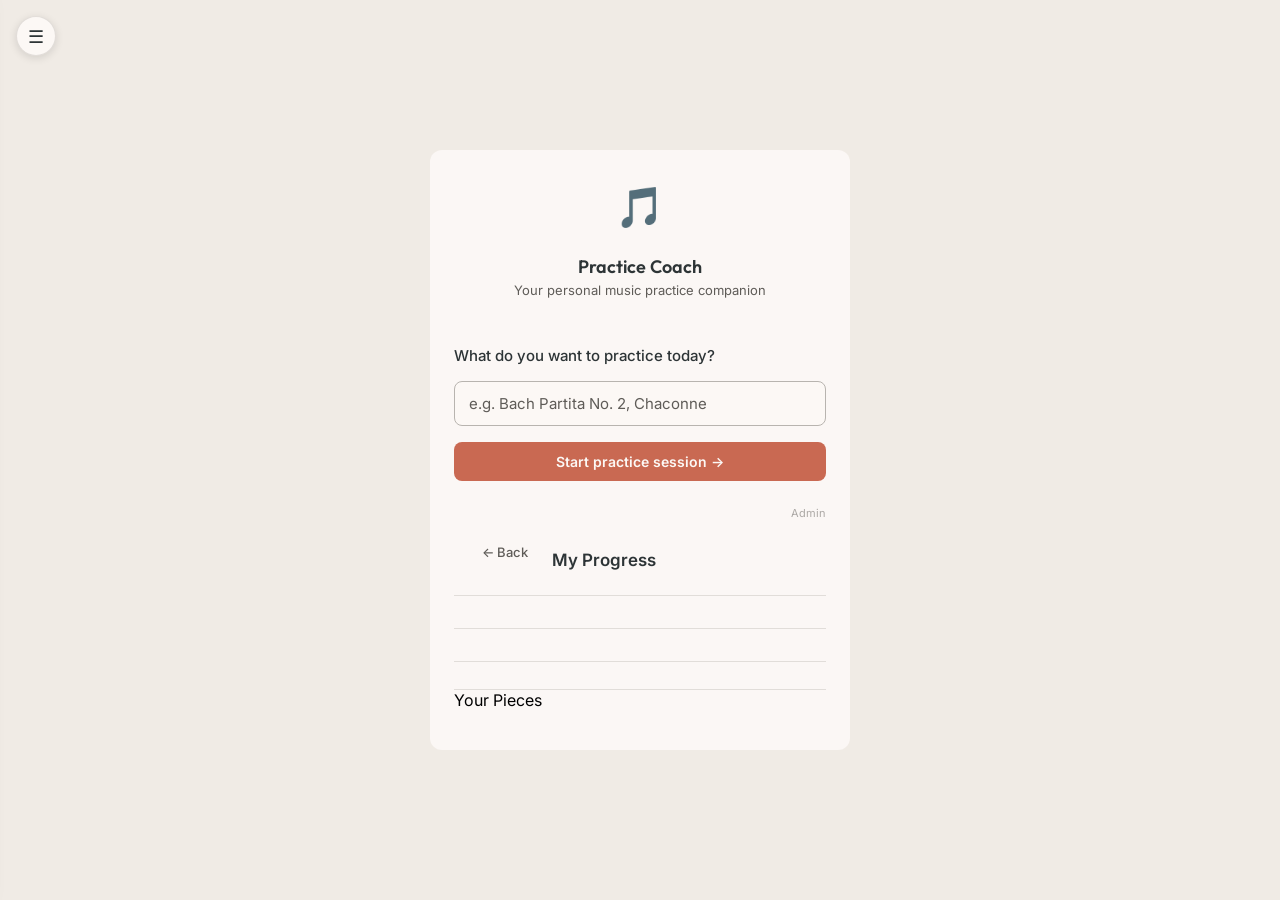
<file: index.html>
<!DOCTYPE html>
<html lang="en">
<head>
  <meta charset="UTF-8">
  <meta name="viewport" content="width=device-width, initial-scale=1.0">
  <title>Music Practice Coach</title>
  <link rel="manifest" href="manifest.json">
  <meta name="theme-color" content="#C96952">
  <meta name="apple-mobile-web-app-capable" content="yes">
  <meta name="apple-mobile-web-app-status-bar-style" content="default">
  <meta name="apple-mobile-web-app-title" content="Practice">
  <link rel="apple-touch-icon" href="icons/apple-touch-icon.png">
  <link rel="preconnect" href="https://fonts.googleapis.com">
  <link rel="preconnect" href="https://fonts.gstatic.com" crossorigin>
  <link href="https://fonts.googleapis.com/css2?family=Outfit:wght@600;700&family=Inter:wght@400;500;600&display=swap" rel="stylesheet">
  <link rel="stylesheet" href="css/styles.css">
</head>
<body>

<div class="app-container">

  <!-- ── Screen 0: Landing ─────────────────────────────────────────────── -->
  <div id="screen0" class="screen active">
    <div class="landing-body">
      <div class="landing-icon">🎵</div>
      <div class="header" style="border:none; text-align:center; margin-bottom:2rem;">
        <h1>Practice Coach</h1>
        <p>Your personal music practice companion</p>
      </div>
      <div class="question">What do you want to practice today?</div>
      <input type="text" id="piece-name-input" class="text-input"
             placeholder="e.g. Bach Partita No. 2, Chaconne"
             onkeydown="handleLandingKey(event)">
      <button class="btn-primary" style="width:100%;" onclick="startSession()">
        Start practice session →
      </button>
    </div>
    <div class="app-footer">
      <a href="#" class="admin-link" onclick="AdminModule.open(); return false;">Admin</a>
    </div>
  </div>

  <!-- ── Screen 1: Mode choice ──────────────────────────────────────────── -->
  <div id="screen1" class="screen">
    <div class="header">
      <h1>Practice session</h1>
      <p id="s1-piece"></p>
    </div>
    <div class="question">Do you want to play through or work on a short excerpt?</div>
    <div class="btn-group">
      <button class="btn-secondary" onclick="setMode('playthrough')">Play through entire piece or section</button>
      <button class="btn-secondary" id="excerpt-btn" onclick="setMode('excerpt')">Work on short excerpt</button>
    </div>
  </div>

  <!-- ── Screen: Tag list (excerpt mode, when tags exist) ──────────────── -->
  <div id="screen-tags" class="screen">
    <button class="back-btn" onclick="goTo('screen1')">← Back</button>
    <div class="header">
      <h1>Problem sections</h1>
      <p>Saved from your play-through sessions</p>
    </div>
    <div class="question">Pick a section to work on, or start fresh:</div>
    <div id="tags-screen-body" class="tag-list-container"></div>
    <button class="btn-secondary" style="width:100%; margin-top:1rem;"
            onclick="skipTagsScreen()">
      Start fresh (no specific section)
    </button>
  </div>

  <!-- ── Screen 2: Focus selection ─────────────────────────────────────── -->
  <div id="screen2" class="screen">
    <button class="back-btn" onclick="goTo('screen1')">← Back</button>
    <div class="header">
      <h1>Choose your focus</h1>
      <p id="s2-mode-text"></p>
    </div>
    <div class="progress-bar"><div class="progress-fill" style="width:33%"></div></div>
    <div id="s2-tag-context" class="tag-context-banner" style="display:none;"></div>
    <div class="question" id="s2-question"></div>
    <div class="focus-list" id="s2-focus-list"></div>
    <button class="btn-primary" id="s2-continue-btn" style="width:100%;" onclick="goToReference()">
      Continue →
    </button>
  </div>

  <!-- ── Screen 3: Reference selection ─────────────────────────────────── -->
  <div id="screen3" class="screen">
    <button class="back-btn" onclick="goTo('screen2')">← Back</button>
    <div class="header">
      <h1>Set your reference</h1>
      <p id="s3-piece"></p>
    </div>
    <div class="progress-bar"><div class="progress-fill" style="width:66%"></div></div>
    <div id="screen3-body" class="screen-scroll"></div>
  </div>

  <!-- ── Screen 4: Recording ────────────────────────────────────────────── -->
  <div id="screen4" class="screen">
    <button class="back-btn" onclick="goTo('screen3')">← Back</button>
    <div class="header">
      <h1>Record yourself</h1>
      <p id="s4-piece"></p>
    </div>
    <div class="progress-bar"><div class="progress-fill" style="width:100%"></div></div>

    <!-- Selected tag context (excerpt mode) -->
    <div id="s4-tag-context" class="tag-context-banner" style="display:none;"></div>

    <!-- Mini reference panel -->
    <details class="mini-ref-panel" open>
      <summary id="s4-focus-label">Reference</summary>
      <div class="mini-ref-body" id="mini-ref-body"></div>
    </details>

    <!-- Note picker: pitch focus only -->
    <details class="note-picker-panel" id="note-picker-panel"
             ontoggle="onNotePickerToggle(this)" style="display:none;">
      <summary>Change drone note</summary>
      <div id="note-picker-container"></div>
    </details>

    <!-- Skip recording: all modes -->
    <button class="btn-secondary" id="skip-to-eval-btn"
            style="width:100%; display:none; margin-bottom:0.5rem;"
            onclick="skipToEvaluation()">
      Skip recording
    </button>

    <div class="recording-zone">
      <div class="rec-icon" id="recIcon" onclick="toggleRecording()">
        <div class="rec-icon-inner"></div>
      </div>
      <div class="timer" id="timer">00:00</div>
      <div class="rec-status" id="recStatus">Tap to start recording</div>
      <div class="waveform" id="waveform" style="display:none;"></div>
      <div class="playback-controls" id="playbackControls" style="display:none;">
        <button class="icon-btn" onclick="playRecording()">▶</button>
        <button class="icon-btn" onclick="resetRecording()">↻</button>
      </div>
    </div>

    <button class="btn-primary" id="analyzeBtn" style="width:100%; display:none;"
            onclick="analyzeRecording()">
      Analyze recording
    </button>
  </div>

  <!-- ── Screen 5: Evaluation / Tagger ─────────────────────────────────── -->
  <div id="screen5" class="screen">
    <button class="back-btn" onclick="goTo('screen4')">← Back</button>
    <div class="header">
      <h1 id="s5-title">Evaluation</h1>
      <p>Compare to your mental representation</p>
    </div>

    <!-- Dynamic body: S5 player (excerpt mode) OR Tagger (playthrough mode) -->
    <div id="s5-body"></div>

    <!-- Evaluation questions: only shown in excerpt mode -->
    <div id="s5-eval-section" style="display:none;">
      <div class="feedback-section">
        <div class="feedback-question">Did it match your represented idea?</div>
        <div class="btn-group">
          <button class="btn-secondary" onclick="goTo('screen7')">Yes, sounded good</button>
          <button class="btn-secondary" onclick="goTo('screen-b1')">No, there were issues</button>
        </div>
      </div>
    </div>
  </div>

  <!-- ══ LOOP B: Problem Solving ════════════════════════════════════════════ -->

  <!-- ── Screen B1: Persistence check ──────────────────────────────────── -->
  <div id="screen-b1" class="screen">
    <button class="back-btn" onclick="goTo('screen5')">← Back</button>
    <div class="header">
      <h1>Check Persistence</h1>
      <p id="sb1-piece"></p>
    </div>
    <div class="b-step-card">
      <p class="b-step-text">Play the problematic passage a few more times. Give yourself a chance to settle in.</p>
      <p class="b-step-subtext" style="margin-top:0.5rem;">Sometimes an issue resolves itself once you focus more carefully, or after a brief warm-up. Does the problem still persist?</p>
    </div>
    <div class="question" style="margin-top:auto;">Does the issue persist?</div>
    <div class="btn-group">
      <button class="btn-secondary" onclick="goTo('screen-b1-2')">No, it seems to be gone</button>
      <button class="btn-primary" onclick="goTo('screen-b1-3')">Yes, it keeps happening</button>
    </div>
  </div>

  <!-- ── Screen B1-2: Issue resolved ────────────────────────────────────── -->
  <div id="screen-b1-2" class="screen">
    <button class="back-btn" onclick="goTo('screen-b1')">← Back</button>
    <div class="header">
      <h1>Issue Resolved!</h1>
      <p>Great progress</p>
    </div>
    <div class="b-step-card">
      <p class="b-step-text">The issue appears to have resolved itself. This sometimes happens once you focus more carefully or after a short warm-up. Well done!</p>
    </div>
    <div class="question" style="margin-top:1rem;">What would you like to do next?</div>
    <div class="btn-group">
      <button class="btn-secondary" onclick="restartPracticeLoop()">Practice a different passage</button>
      <button class="btn-secondary" onclick="goTo('screen-b4')">Build more stability with this passage</button>
      <button class="btn-secondary" onclick="endSession()">End practice session</button>
    </div>
  </div>

  <!-- ── Screen B1-3: Issue persists → begin diagnosis ──────────────────── -->
  <div id="screen-b1-3" class="screen">
    <button class="back-btn" onclick="goTo('screen-b1')">← Back</button>
    <div class="header">
      <h1>Let's Diagnose This</h1>
      <p>Systematic problem solving</p>
    </div>
    <div class="b-step-card">
      <p class="b-step-text">The issue persists. Let's identify exactly what's happening so we can solve it systematically.</p>
      <p class="b-step-subtext" style="margin-top:0.75rem;">We'll isolate the problematic section, identify what's going wrong, and then work through targeted strategies to fix it. Take your time with each step.</p>
    </div>
    <button class="btn-primary" style="width:100%;margin-top:auto;" onclick="goTo('screen-b2-1')">
      Begin diagnosis →
    </button>
  </div>

  <!-- ── Screen B2-1: Isolate problem ───────────────────────────────────── -->
  <div id="screen-b2-1" class="screen">
    <button class="back-btn" onclick="goTo('screen-b1-3')">← Back</button>
    <div class="header">
      <h1>Find the Exact Spot</h1>
      <p>Step 1 of 3 · Isolation</p>
    </div>
    <div class="b-step-card">
      <p class="b-step-text">Where exactly is the problem? Play just the problematic section (it could be a few notes or a few bars). Narrow it down as much as possible.</p>
    </div>
    <div class="b-tip">💡 Start with 2–4 bars. Keep narrowing until you find the single spot that goes wrong consistently.</div>
    <div style="margin-top:auto;">
      <button class="btn-primary" style="width:100%;" onclick="goTo('screen-b2-2')">
        I found the exact spot →
      </button>
      <button class="btn-secondary btn-sm" style="width:100%;margin-top:0.5rem;text-align:center;" onclick="goTo('screen-b2-2')">
        Skip, continue without isolating
      </button>
    </div>
  </div>

  <!-- ── Screen B2-2: Identify problem ──────────────────────────────────── -->
  <div id="screen-b2-2" class="screen">
    <button class="back-btn" onclick="goTo('screen-b2-1')">← Back</button>
    <div class="header">
      <h1>Define the Issue</h1>
      <p>Step 2 of 3 · Identification</p>
    </div>
    <div id="b2-player-section"></div>
    <div class="b-step-card" style="margin-top:0.75rem;">
      <p class="b-step-text">What exactly is the problem? Listen to your recording if you have one. Try to exaggerate the error, as that often makes the real issue clearer.</p>
    </div>
    <textarea id="b2-problem-input" class="b2-textarea"
              placeholder="e.g. The D in bar 3 is consistently sharp. My bow changes are choppy on the string crossings."></textarea>
    <div class="btn-group">
      <button class="btn-primary" onclick="saveProblemAndContinue()">Save &amp; continue →</button>
      <button class="btn-secondary" onclick="flagForTeacherAndContinue()">I can't define it; flag for teacher &amp; continue</button>
    </div>
  </div>

  <!-- ── Screen B2-3: Slow tempo test ───────────────────────────────────── -->
  <div id="screen-b2-3" class="screen">
    <button class="back-btn" onclick="goTo('screen-b2-2')">← Back</button>
    <div class="header">
      <h1>Slow Down and Check</h1>
      <p>Step 3 of 3 · Tempo test</p>
    </div>
    <div class="b-step-card">
      <p class="b-step-text">Play the passage at a noticeably slower tempo. Use the metronome if it helps. Does the problem persist at this slower speed?</p>
    </div>
    <details class="tool-details" id="b2-3-metro-details" style="margin-top:0.75rem;">
      <summary>Metronome</summary>
      <div id="b2-3-metro-container"></div>
    </details>
    <div class="question" style="margin-top:1rem;">Does the problem persist at slow tempo?</div>
    <div class="btn-group">
      <button class="btn-primary" onclick="goTo('screen-b3')">Yes, still there at slow tempo</button>
      <button class="btn-secondary" onclick="goTo('screen-b2-3-coord')">No, it disappears when I slow down</button>
    </div>
  </div>

  <!-- ── Screen B2-3 Coordination sub-loop ──────────────────────────────── -->
  <div id="screen-b2-3-coord" class="screen">
    <button class="back-btn" onclick="goTo('screen-b2-3')">← Back</button>
    <div class="header">
      <h1>Build Coordination at Speed</h1>
      <p>Coordination strategies</p>
    </div>
    <div class="b-step-card">
      <p class="b-step-text">The issue disappears at slow tempo, suggesting a coordination or tempo-control challenge. Work through these strategies to gradually build speed.</p>
    </div>
    <div class="screen-scroll">
      <ul class="strategy-list" id="coord-strategy-list"></ul>
    </div>
    <div class="question" style="margin-top:0.75rem;">How is it going?</div>
    <div class="btn-group">
      <button class="btn-primary" onclick="goTo('screen-b4')">It's coming together; back to final coordination</button>
      <button class="btn-secondary" onclick="recordIsolatedPassage()">Record for comparison</button>
      <button class="btn-secondary" onclick="goTo('screen-b3')">Still having issues; try targeted strategies</button>
    </div>
  </div>

  <!-- ── Screen B3: Confirm focus category ──────────────────────────────── -->
  <div id="screen-b3" class="screen">
    <button class="back-btn" onclick="goTo('screen-b2-3')">← Back</button>
    <div class="header">
      <h1>Verify Your Focus</h1>
      <p>Before targeted strategies</p>
    </div>
    <div id="screen-b3-body"></div>
  </div>

  <!-- ── Screen B3-strategy: Dynamic strategy tree ──────────────────────── -->
  <div id="screen-b3-strategy" class="screen">
    <button class="back-btn" onclick="b3StrategyBack()">← Back</button>
    <div id="screen-b3-strategy-body" class="screen-scroll"></div>
  </div>

  <!-- ── Screen B4: Final coordination ──────────────────────────────────── -->
  <div id="screen-b4" class="screen">
    <button class="back-btn" onclick="goTo('screen-b3')">← Back</button>
    <div class="header">
      <h1>Final Coordination</h1>
      <p>Bring it up to tempo</p>
    </div>
    <div class="b-step-card">
      <p class="b-step-text">Now bring everything together at your target tempo. Play the passage and listen carefully.</p>
    </div>

    <!-- Step 1: Record for comparison -->
    <div class="question" style="margin-bottom:0.5rem;">First, let's record this passage:</div>
    <button class="btn-primary" style="width:100%; margin-bottom:1rem;" onclick="recordIsolatedPassage()">
      Record this passage for comparison
    </button>

    <!-- Step 2: Additional help -->
    <div style="margin:1.5rem 0; padding:1rem; background:var(--color-background-tertiary); border-radius:8px;">
      <div class="question" style="margin-bottom:0.5rem;">Need more help?</div>
      <button class="btn-secondary" style="width:100%;" onclick="goTo('screen-b2-3-coord')">
        → Open coordination strategies
      </button>
    </div>

    <!-- Step 3: Final evaluation -->
    <div class="question" style="margin-top:1.5rem;">How does it sound?</div>
    <div class="btn-group">
      <button class="btn-primary" onclick="restartPracticeLoop()">Better, continue to next section →</button>
      <button class="btn-secondary" onclick="goTo('screen-b2-1')">Still problems, return to isolation</button>
    </div>
  </div>

  <!-- ── Screen: Comparison evaluation ──────────────────────────────────── -->
  <div id="screen-comparison" class="screen">
    <button class="back-btn" onclick="goTo('screen-b4')">← Back</button>
    <div class="header">
      <h1>Compare Your Progress</h1>
      <p>Initial vs. After Strategies</p>
    </div>

    <!-- Initial Recording Player -->
    <div class="comparison-player-container">
      <div class="comparison-label">Initial Recording</div>
      <div id="comparison-initial-player" class="s5-player"></div>
    </div>

    <!-- New Recording Player -->
    <div class="comparison-player-container">
      <div class="comparison-label">Current Recording</div>
      <div id="comparison-current-player" class="s5-player"></div>
    </div>

    <!-- Evaluation Question -->
    <div class="question" style="margin-top:1.5rem;">Did the passage improve?</div>
    <div class="btn-group">
      <button class="btn-secondary" onclick="saveComparisonForTeacher()">Save for teacher discussion</button>
      <button class="btn-primary" onclick="comparisonYes()">Yes, practice next section →</button>
      <button class="btn-secondary" onclick="showStrategyChoice()">No, return to strategies</button>
      <button class="btn-secondary" onclick="endSession()">End session</button>
    </div>

    <!-- Strategy Choice (initially hidden) -->
    <div id="strategy-choice-modal" style="display:none; margin-top:1rem;">
      <div class="question">Which strategies would help?</div>
      <div class="btn-group">
        <button class="btn-secondary" onclick="goToIntonationStrategies()">Intonation strategies</button>
        <button class="btn-secondary" onclick="goToCoordStrategies()">Coordination strategies</button>
      </div>
    </div>
  </div>

  <!-- ── Screen 7: Success ──────────────────────────────────────────────── -->
  <div id="screen7" class="screen">
    <button class="back-btn" onclick="goTo('screen5')">← Back</button>
    <div class="header">
      <h1>Great work!</h1>
      <p>Session summary</p>
    </div>
    <div class="comparison-card">
      <h3>Completed</h3>
      <p style="font-size:13px; color:var(--color-text-secondary); margin-top:0.5rem; line-height:1.7;">
        ✓ Practice session recorded<br>
        ✓ Recording reviewed<br>
        ✓ Matched mental representation
      </p>
    </div>
    <div class="question" style="margin-top:1.5rem;">What would you like to do next?</div>
    <div class="btn-group">
      <button class="btn-secondary" onclick="practiceTaggedExcerpts()">Practice tagged excerpts →</button>
      <button class="btn-secondary" onclick="playThroughDifferentFocus()">Play through with different focus</button>
      <button class="btn-secondary" onclick="endSession()">End practice session</button>
    </div>
  </div>

  <!-- ── Admin screen ────────────────────────────────────────────────────── -->
  <div id="screen-admin" class="screen">
    <!-- Rendered by AdminModule.render() -->
  </div>

  <!-- ── Screen: Dashboard ──────────────────────────────────────────────── -->
  <div id="screen-dashboard" class="screen">
    <div class="dash-top-bar">
      <button class="back-btn" onclick="goTo('screen0')">← Back</button>
      <h1 class="dash-title">My Progress</h1>
    </div>

    <!-- Streak header -->
    <div id="dash-streak-header" class="dash-streak-header"></div>

    <!-- Calendar -->
    <div id="dash-calendar" class="dash-calendar-wrap"></div>

    <!-- Stats row -->
    <div id="dash-stats-row" class="dash-stats-row"></div>

    <!-- Pieces list (shown by default) -->
    <div id="dash-list-section">
      <div class="dash-section-title">Your Pieces</div>
      <div id="dash-pieces-list"></div>
    </div>

    <!-- Piece detail (hidden until piece is selected) -->
    <div id="dash-detail-section" style="display:none">
      <button class="dash-back-btn" onclick="DashboardModule.showPiecesList()">← All pieces</button>
      <div id="dash-detail-title" class="dash-detail-title"></div>
      <div id="dash-detail-stats" class="dash-detail-stats"></div>
      <div class="dash-view-tabs">
        <button class="dash-tab active" id="dash-tab-timeline" onclick="DashboardModule.showPiece(document.getElementById('dash-detail-title').textContent)">Timeline</button>
      </div>
      <div id="dash-detail-timeline" class="dash-detail-timeline"></div>
    </div>
  </div>

</div><!-- /.app-container -->

<!-- ── Sidebar (left side) ───────────────────────────────────────────────── -->
<button class="sidebar-toggle-btn" onclick="SidebarModule.toggle()" title="Menu">☰</button>
<div class="sidebar-overlay" id="sidebar-overlay" onclick="SidebarModule.close()"></div>
<div class="sidebar" id="sidebar">
  <div class="sidebar-header">
    <h2>Practice Coach</h2>
    <button class="sidebar-close-btn" onclick="SidebarModule.close()">✕</button>
  </div>
  <!-- Dashboard nav button -->
  <div class="sidebar-nav">
    <button class="sidebar-nav-btn" onclick="SidebarModule.close(); goTo('screen-dashboard')">
      📊 My Progress
    </button>
  </div>
  <div class="sidebar-nav-divider"></div>
  <div class="sidebar-projects-label">My Projects</div>
  <div id="sidebar-content" class="sidebar-content">
    <p class="sb-empty">No sessions saved yet.</p>
  </div>
</div>

<script>
  if ('serviceWorker' in navigator) {
    navigator.serviceWorker.register('./sw.js');
  }
</script>
<script src="config.js"></script>
<script src="js/db.js"></script>
<script src="js/drone.js"></script>
<script src="js/metronome.js"></script>
<script src="js/youtube.js"></script>
<script src="js/admin.js"></script>
<script src="js/tagger.js"></script>
<script src="js/sidebar.js"></script>
<script src="js/dashboard.js"></script>
<script src="js/app.js"></script>
</body>
</html>
</file>
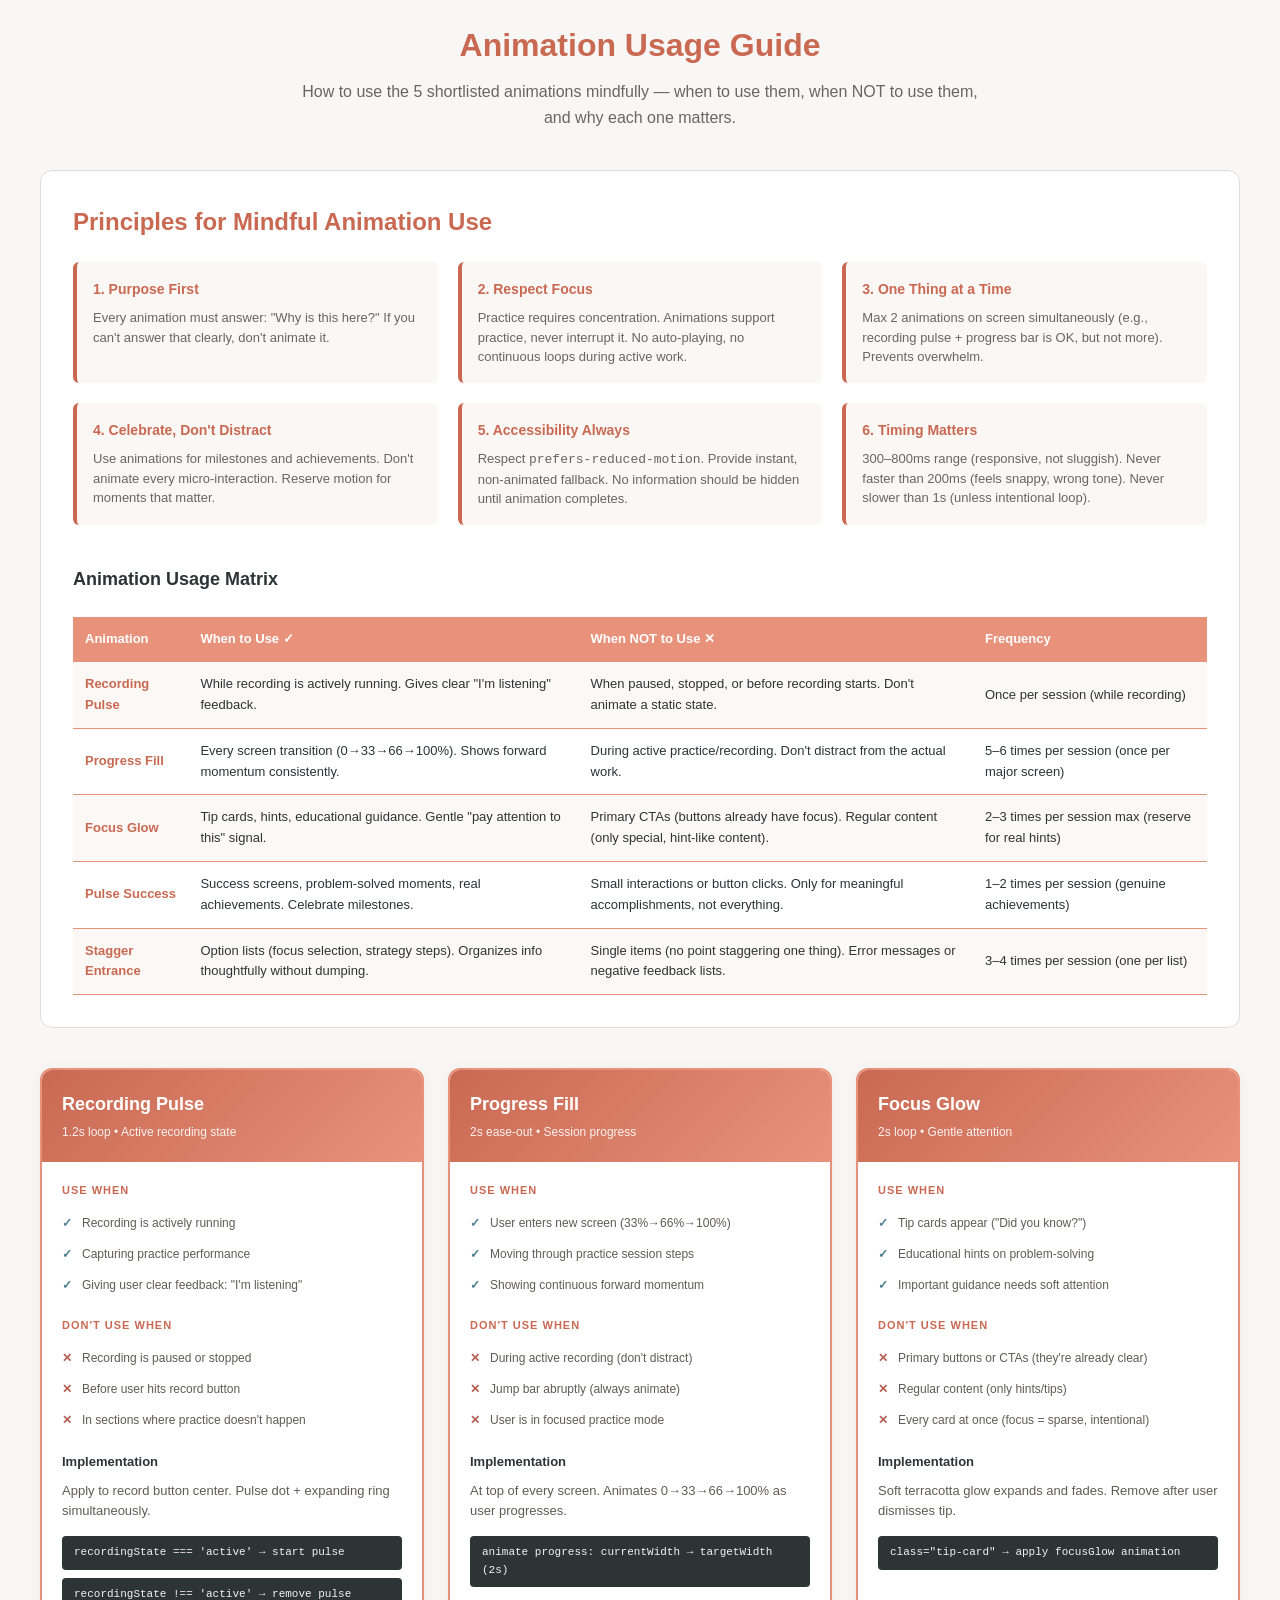
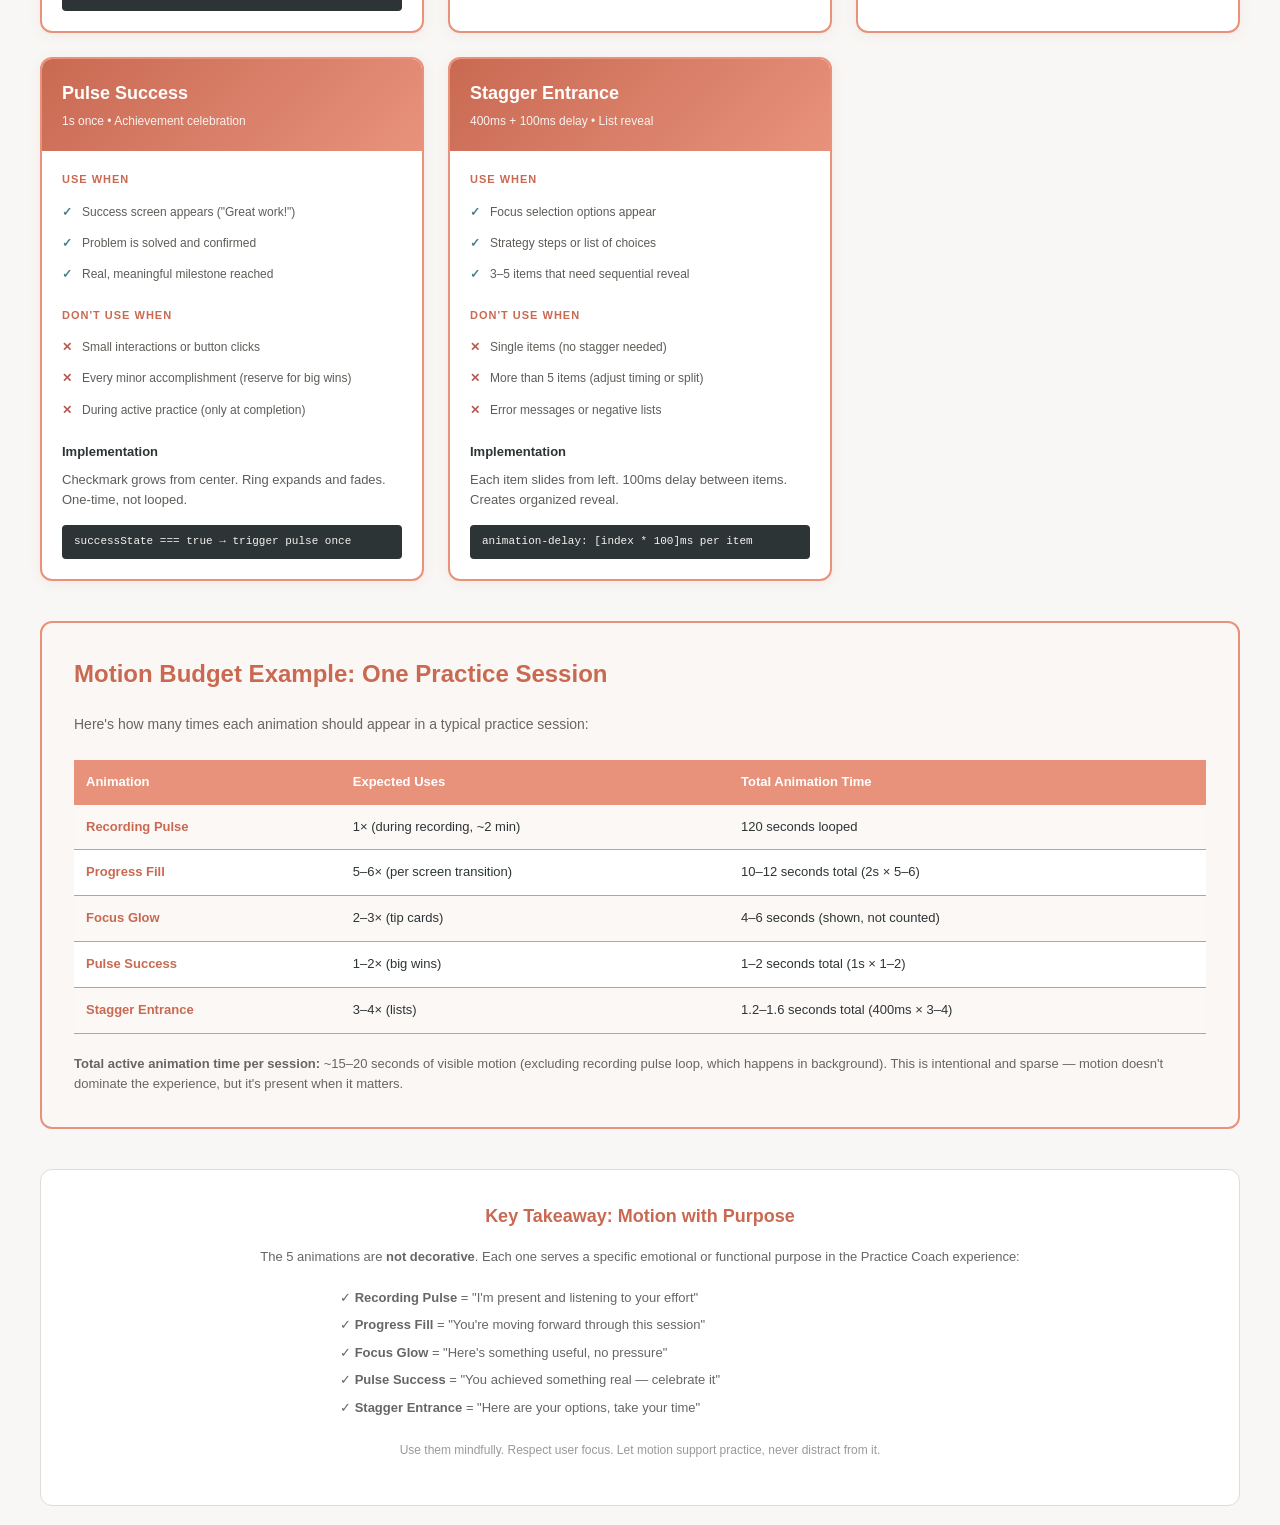
<file: animation_usage_guide.html>
<!DOCTYPE html>
<html lang="en">
<head>
    <meta charset="UTF-8">
    <meta name="viewport" content="width=device-width, initial-scale=1.0">
    <title>Practice Coach — Animation Usage Guide</title>
    <style>
        * {
            margin: 0;
            padding: 0;
            box-sizing: border-box;
        }

        body {
            font-family: -apple-system, BlinkMacSystemFont, 'Segoe UI', sans-serif;
            background: #F8F7F5;
            color: #2D3436;
            line-height: 1.6;
            padding: 20px;
        }

        .container {
            max-width: 1200px;
            margin: 0 auto;
        }

        .header {
            text-align: center;
            margin-bottom: 40px;
        }

        .header h1 {
            font-size: 32px;
            font-weight: 700;
            margin-bottom: 8px;
            color: #C96952;
        }

        .header p {
            font-size: 16px;
            color: #666;
            max-width: 700px;
            margin: 0 auto;
        }

        .animation-cards {
            display: grid;
            grid-template-columns: repeat(auto-fit, minmax(320px, 1fr));
            gap: 24px;
            margin-bottom: 40px;
        }

        .anim-card {
            background: white;
            border: 2px solid #E8927C;
            border-radius: 12px;
            overflow: hidden;
            box-shadow: 0 2px 12px rgba(201, 105, 82, 0.1);
        }

        .anim-card-header {
            background: linear-gradient(135deg, #C96952 0%, #E8927C 100%);
            color: white;
            padding: 20px;
        }

        .anim-card-header h3 {
            font-size: 18px;
            font-weight: 600;
            margin-bottom: 4px;
        }

        .anim-card-header p {
            font-size: 12px;
            opacity: 0.9;
            margin: 0;
        }

        .anim-card-body {
            padding: 20px;
        }

        .section-label {
            font-size: 11px;
            font-weight: 700;
            text-transform: uppercase;
            letter-spacing: 1px;
            color: #C96952;
            margin-bottom: 8px;
            display: block;
        }

        .section-title {
            font-size: 13px;
            font-weight: 600;
            color: #2D3436;
            margin-bottom: 8px;
            display: block;
        }

        .info-text {
            font-size: 13px;
            color: #5F5C58;
            line-height: 1.5;
            margin-bottom: 16px;
        }

        .list-section {
            margin-bottom: 16px;
        }

        .list-section ul {
            list-style: none;
            padding: 0;
        }

        .list-section li {
            font-size: 12px;
            color: #5F5C58;
            padding: 6px 0;
            padding-left: 20px;
            position: relative;
        }

        .list-section li::before {
            content: '✓';
            position: absolute;
            left: 0;
            color: #4A7C8F;
            font-weight: 600;
        }

        .warning-section ul li::before {
            content: '✕';
            color: #B85C52;
        }

        .code-small {
            background: #2D3436;
            color: #F5F3F0;
            padding: 8px 12px;
            border-radius: 4px;
            font-family: 'Courier New', monospace;
            font-size: 11px;
            margin-top: 8px;
            display: block;
        }

        .mindful-guide {
            background: white;
            border: 1px solid #ddd;
            border-radius: 12px;
            padding: 32px;
            margin-bottom: 40px;
        }

        .mindful-guide h2 {
            font-size: 24px;
            font-weight: 600;
            color: #C96952;
            margin-bottom: 20px;
        }

        .mindful-principles {
            display: grid;
            grid-template-columns: repeat(auto-fit, minmax(280px, 1fr));
            gap: 20px;
            margin-bottom: 30px;
        }

        .principle {
            background: #FBF7F5;
            border-left: 4px solid #C96952;
            padding: 16px;
            border-radius: 6px;
        }

        .principle h4 {
            font-size: 14px;
            font-weight: 600;
            color: #C96952;
            margin-bottom: 8px;
        }

        .principle p {
            font-size: 13px;
            color: #666;
            margin: 0;
            line-height: 1.5;
        }

        .usage-matrix {
            width: 100%;
            border-collapse: collapse;
            margin-top: 24px;
            font-size: 13px;
            background: white;
        }

        .usage-matrix th {
            background: #E8927C;
            color: white;
            padding: 12px;
            text-align: left;
            font-weight: 600;
        }

        .usage-matrix td {
            padding: 12px;
            border-bottom: 1px solid #E8927C;
        }

        .usage-matrix tr:nth-child(odd) {
            background: #FCF8F5;
        }

        .usage-matrix tr:hover {
            background: #FBF7F5;
        }

        .animation-label {
            font-weight: 600;
            color: #C96952;
        }

        .footer {
            background: white;
            border: 1px solid #ddd;
            border-radius: 12px;
            padding: 32px;
            text-align: center;
        }

        .footer h3 {
            font-size: 18px;
            font-weight: 600;
            color: #C96952;
            margin-bottom: 16px;
        }

        .footer p {
            font-size: 13px;
            color: #666;
            margin-bottom: 12px;
            line-height: 1.6;
        }

        .checklist {
            max-width: 600px;
            margin: 20px auto;
            text-align: left;
            font-size: 13px;
            color: #666;
        }

        .checklist li {
            margin-bottom: 8px;
            line-height: 1.5;
        }

    </style>
</head>
<body>

<div class="container">

    <div class="header">
        <h1>Animation Usage Guide</h1>
        <p>How to use the 5 shortlisted animations mindfully — when to use them, when NOT to use them, and why each one matters.</p>
    </div>

    <!-- MINDFUL PRINCIPLES -->
    <div class="mindful-guide">
        <h2>Principles for Mindful Animation Use</h2>

        <div class="mindful-principles">
            <div class="principle">
                <h4>1. Purpose First</h4>
                <p>Every animation must answer: "Why is this here?" If you can't answer that clearly, don't animate it.</p>
            </div>

            <div class="principle">
                <h4>2. Respect Focus</h4>
                <p>Practice requires concentration. Animations support practice, never interrupt it. No auto-playing, no continuous loops during active work.</p>
            </div>

            <div class="principle">
                <h4>3. One Thing at a Time</h4>
                <p>Max 2 animations on screen simultaneously (e.g., recording pulse + progress bar is OK, but not more). Prevents overwhelm.</p>
            </div>

            <div class="principle">
                <h4>4. Celebrate, Don't Distract</h4>
                <p>Use animations for milestones and achievements. Don't animate every micro-interaction. Reserve motion for moments that matter.</p>
            </div>

            <div class="principle">
                <h4>5. Accessibility Always</h4>
                <p>Respect <code>prefers-reduced-motion</code>. Provide instant, non-animated fallback. No information should be hidden until animation completes.</p>
            </div>

            <div class="principle">
                <h4>6. Timing Matters</h4>
                <p>300–800ms range (responsive, not sluggish). Never faster than 200ms (feels snappy, wrong tone). Never slower than 1s (unless intentional loop).</p>
            </div>
        </div>

        <!-- USAGE MATRIX -->
        <h3 style="font-size: 18px; font-weight: 600; color: #2D3436; margin-top: 40px; margin-bottom: 20px;">Animation Usage Matrix</h3>
        
        <table class="usage-matrix">
            <thead>
                <tr>
                    <th>Animation</th>
                    <th>When to Use ✓</th>
                    <th>When NOT to Use ✕</th>
                    <th>Frequency</th>
                </tr>
            </thead>
            <tbody>
                <tr>
                    <td><span class="animation-label">Recording Pulse</span></td>
                    <td>While recording is actively running. Gives clear "I'm listening" feedback.</td>
                    <td>When paused, stopped, or before recording starts. Don't animate a static state.</td>
                    <td>Once per session (while recording)</td>
                </tr>
                <tr>
                    <td><span class="animation-label">Progress Fill</span></td>
                    <td>Every screen transition (0→33→66→100%). Shows forward momentum consistently.</td>
                    <td>During active practice/recording. Don't distract from the actual work.</td>
                    <td>5–6 times per session (once per major screen)</td>
                </tr>
                <tr>
                    <td><span class="animation-label">Focus Glow</span></td>
                    <td>Tip cards, hints, educational guidance. Gentle "pay attention to this" signal.</td>
                    <td>Primary CTAs (buttons already have focus). Regular content (only special, hint-like content).</td>
                    <td>2–3 times per session max (reserve for real hints)</td>
                </tr>
                <tr>
                    <td><span class="animation-label">Pulse Success</span></td>
                    <td>Success screens, problem-solved moments, real achievements. Celebrate milestones.</td>
                    <td>Small interactions or button clicks. Only for meaningful accomplishments, not everything.</td>
                    <td>1–2 times per session (genuine achievements)</td>
                </tr>
                <tr>
                    <td><span class="animation-label">Stagger Entrance</span></td>
                    <td>Option lists (focus selection, strategy steps). Organizes info thoughtfully without dumping.</td>
                    <td>Single items (no point staggering one thing). Error messages or negative feedback lists.</td>
                    <td>3–4 times per session (one per list)</td>
                </tr>
            </tbody>
        </table>
    </div>

    <!-- ANIMATION CARDS -->
    <div class="animation-cards">

        <!-- RECORDING PULSE -->
        <div class="anim-card">
            <div class="anim-card-header">
                <h3>Recording Pulse</h3>
                <p>1.2s loop • Active recording state</p>
            </div>
            <div class="anim-card-body">
                <span class="section-label">Use When</span>
                <div class="list-section">
                    <ul>
                        <li>Recording is actively running</li>
                        <li>Capturing practice performance</li>
                        <li>Giving user clear feedback: "I'm listening"</li>
                    </ul>
                </div>

                <span class="section-label">Don't Use When</span>
                <div class="list-section warning-section">
                    <ul>
                        <li>Recording is paused or stopped</li>
                        <li>Before user hits record button</li>
                        <li>In sections where practice doesn't happen</li>
                    </ul>
                </div>

                <span class="section-title">Implementation</span>
                <div class="info-text">Apply to record button center. Pulse dot + expanding ring simultaneously.</div>
                <span class="code-small">recordingState === 'active' → start pulse</span>
                <span class="code-small">recordingState !== 'active' → remove pulse</span>
            </div>
        </div>

        <!-- PROGRESS FILL -->
        <div class="anim-card">
            <div class="anim-card-header">
                <h3>Progress Fill</h3>
                <p>2s ease-out • Session progress</p>
            </div>
            <div class="anim-card-body">
                <span class="section-label">Use When</span>
                <div class="list-section">
                    <ul>
                        <li>User enters new screen (33%→66%→100%)</li>
                        <li>Moving through practice session steps</li>
                        <li>Showing continuous forward momentum</li>
                    </ul>
                </div>

                <span class="section-label">Don't Use When</span>
                <div class="list-section warning-section">
                    <ul>
                        <li>During active recording (don't distract)</li>
                        <li>Jump bar abruptly (always animate)</li>
                        <li>User is in focused practice mode</li>
                    </ul>
                </div>

                <span class="section-title">Implementation</span>
                <div class="info-text">At top of every screen. Animates 0→33→66→100% as user progresses.</div>
                <span class="code-small">animate progress: currentWidth → targetWidth (2s)</span>
            </div>
        </div>

        <!-- FOCUS GLOW -->
        <div class="anim-card">
            <div class="anim-card-header">
                <h3>Focus Glow</h3>
                <p>2s loop • Gentle attention</p>
            </div>
            <div class="anim-card-body">
                <span class="section-label">Use When</span>
                <div class="list-section">
                    <ul>
                        <li>Tip cards appear ("Did you know?")</li>
                        <li>Educational hints on problem-solving</li>
                        <li>Important guidance needs soft attention</li>
                    </ul>
                </div>

                <span class="section-label">Don't Use When</span>
                <div class="list-section warning-section">
                    <ul>
                        <li>Primary buttons or CTAs (they're already clear)</li>
                        <li>Regular content (only hints/tips)</li>
                        <li>Every card at once (focus = sparse, intentional)</li>
                    </ul>
                </div>

                <span class="section-title">Implementation</span>
                <div class="info-text">Soft terracotta glow expands and fades. Remove after user dismisses tip.</div>
                <span class="code-small">class="tip-card" → apply focusGlow animation</span>
            </div>
        </div>

        <!-- PULSE SUCCESS -->
        <div class="anim-card">
            <div class="anim-card-header">
                <h3>Pulse Success</h3>
                <p>1s once • Achievement celebration</p>
            </div>
            <div class="anim-card-body">
                <span class="section-label">Use When</span>
                <div class="list-section">
                    <ul>
                        <li>Success screen appears ("Great work!")</li>
                        <li>Problem is solved and confirmed</li>
                        <li>Real, meaningful milestone reached</li>
                    </ul>
                </div>

                <span class="section-label">Don't Use When</span>
                <div class="list-section warning-section">
                    <ul>
                        <li>Small interactions or button clicks</li>
                        <li>Every minor accomplishment (reserve for big wins)</li>
                        <li>During active practice (only at completion)</li>
                    </ul>
                </div>

                <span class="section-title">Implementation</span>
                <div class="info-text">Checkmark grows from center. Ring expands and fades. One-time, not looped.</div>
                <span class="code-small">successState === true → trigger pulse once</span>
            </div>
        </div>

        <!-- STAGGER ENTRANCE -->
        <div class="anim-card">
            <div class="anim-card-header">
                <h3>Stagger Entrance</h3>
                <p>400ms + 100ms delay • List reveal</p>
            </div>
            <div class="anim-card-body">
                <span class="section-label">Use When</span>
                <div class="list-section">
                    <ul>
                        <li>Focus selection options appear</li>
                        <li>Strategy steps or list of choices</li>
                        <li>3–5 items that need sequential reveal</li>
                    </ul>
                </div>

                <span class="section-label">Don't Use When</span>
                <div class="list-section warning-section">
                    <ul>
                        <li>Single items (no stagger needed)</li>
                        <li>More than 5 items (adjust timing or split)</li>
                        <li>Error messages or negative lists</li>
                    </ul>
                </div>

                <span class="section-title">Implementation</span>
                <div class="info-text">Each item slides from left. 100ms delay between items. Creates organized reveal.</div>
                <span class="code-small">animation-delay: [index * 100]ms per item</span>
            </div>
        </div>

    </div>

    <!-- MOTION BUDGET -->
    <div class="mindful-guide" style="background: #FBF7F5; border: 2px solid #E8927C;">
        <h2>Motion Budget Example: One Practice Session</h2>
        
        <p style="font-size: 14px; color: #666; margin-bottom: 20px;">Here's how many times each animation should appear in a typical practice session:</p>

        <table class="usage-matrix" style="margin-bottom: 20px;">
            <thead>
                <tr>
                    <th>Animation</th>
                    <th>Expected Uses</th>
                    <th>Total Animation Time</th>
                </tr>
            </thead>
            <tbody>
                <tr>
                    <td><span class="animation-label">Recording Pulse</span></td>
                    <td>1× (during recording, ~2 min)</td>
                    <td>120 seconds looped</td>
                </tr>
                <tr>
                    <td><span class="animation-label">Progress Fill</span></td>
                    <td>5–6× (per screen transition)</td>
                    <td>10–12 seconds total (2s × 5–6)</td>
                </tr>
                <tr>
                    <td><span class="animation-label">Focus Glow</span></td>
                    <td>2–3× (tip cards)</td>
                    <td>4–6 seconds (shown, not counted)</td>
                </tr>
                <tr>
                    <td><span class="animation-label">Pulse Success</span></td>
                    <td>1–2× (big wins)</td>
                    <td>1–2 seconds total (1s × 1–2)</td>
                </tr>
                <tr>
                    <td><span class="animation-label">Stagger Entrance</span></td>
                    <td>3–4× (lists)</td>
                    <td>1.2–1.6 seconds total (400ms × 3–4)</td>
                </tr>
            </tbody>
        </table>

        <p style="font-size: 13px; color: #666; line-height: 1.6;">
            <strong>Total active animation time per session:</strong> ~15–20 seconds of visible motion (excluding recording pulse loop, which happens in background). This is intentional and sparse — motion doesn't dominate the experience, but it's present when it matters.
        </p>
    </div>

    <!-- FOOTER -->
    <div class="footer">
        <h3>Key Takeaway: Motion with Purpose</h3>
        <p>
            The 5 animations are <strong>not decorative</strong>. Each one serves a specific emotional or functional purpose in the Practice Coach experience:
        </p>
        <ul class="checklist" style="list-style: none; padding: 0;">
            <li>✓ <strong>Recording Pulse</strong> = "I'm present and listening to your effort"</li>
            <li>✓ <strong>Progress Fill</strong> = "You're moving forward through this session"</li>
            <li>✓ <strong>Focus Glow</strong> = "Here's something useful, no pressure"</li>
            <li>✓ <strong>Pulse Success</strong> = "You achieved something real — celebrate it"</li>
            <li>✓ <strong>Stagger Entrance</strong> = "Here are your options, take your time"</li>
        </ul>
        <p style="margin-top: 24px; font-size: 12px; color: #999;">
            Use them mindfully. Respect user focus. Let motion support practice, never distract from it.
        </p>
    </div>

</div>

</body>
</html>
</file>
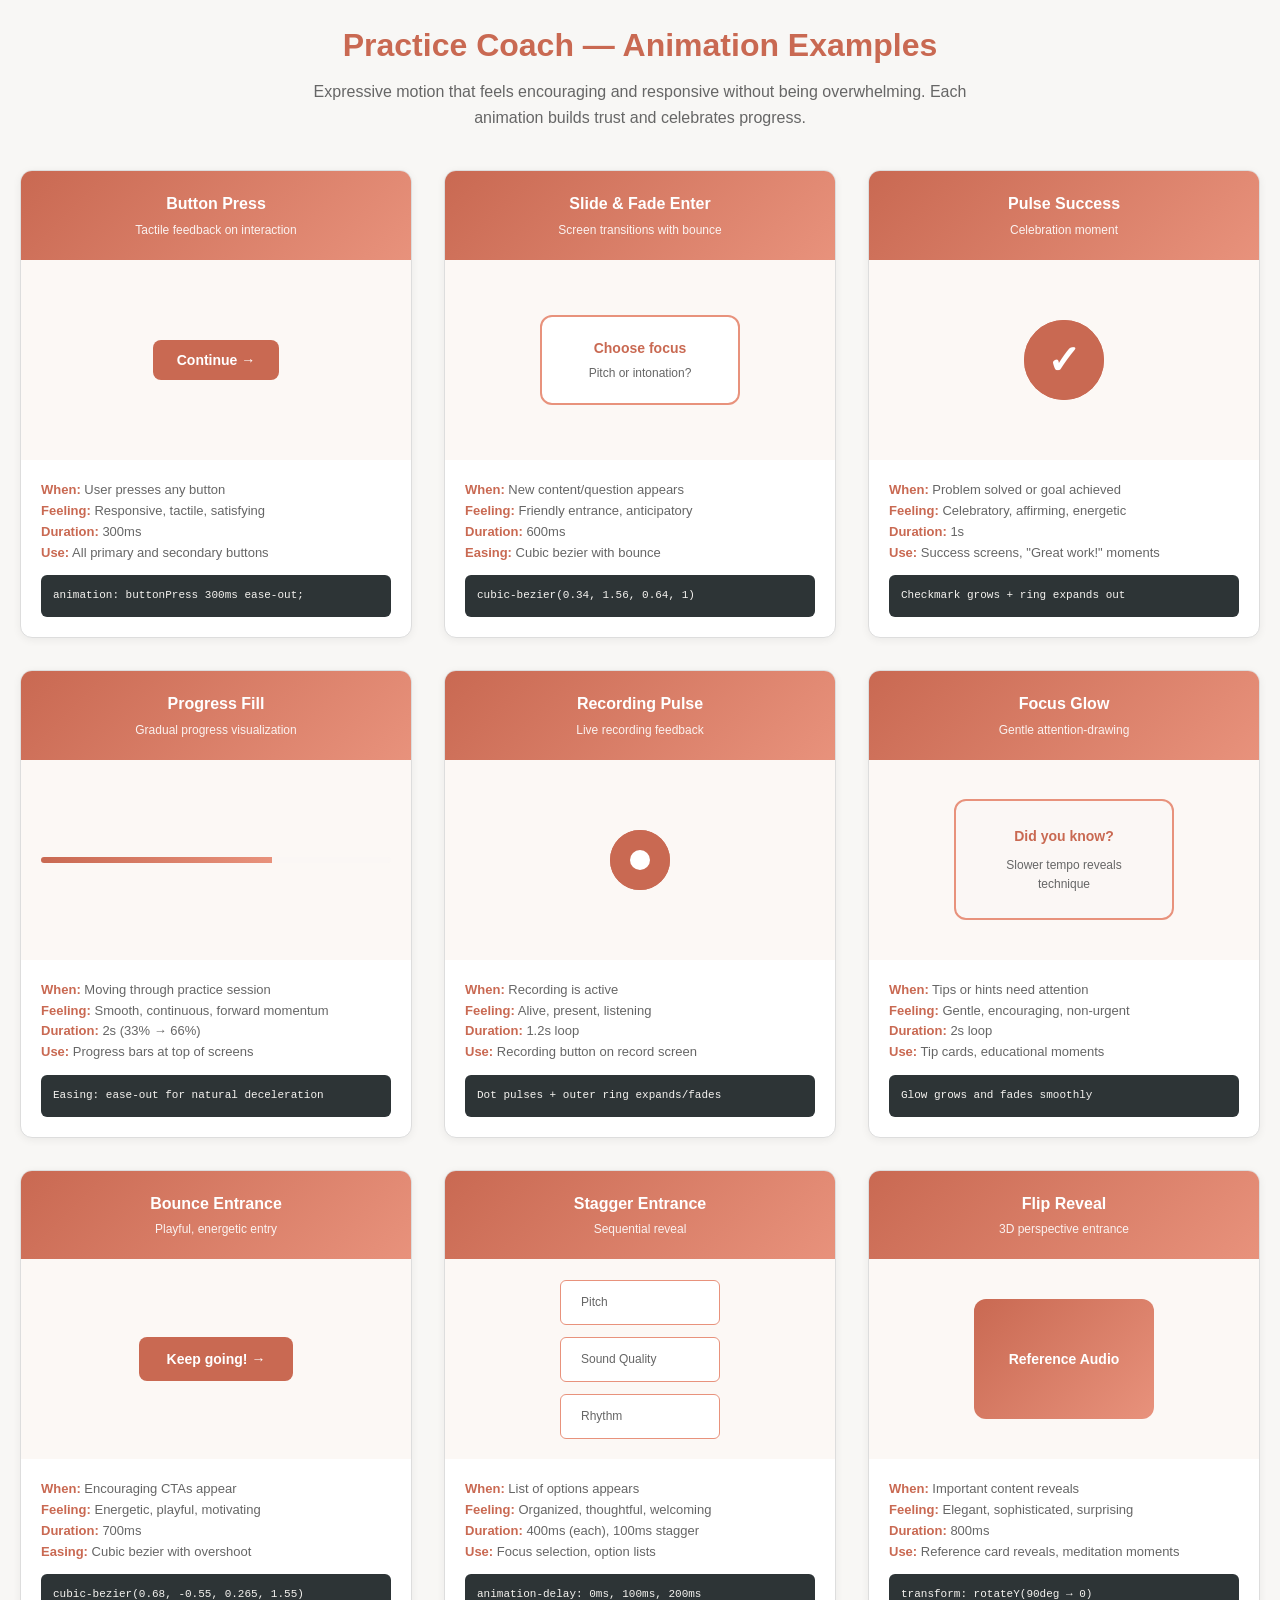
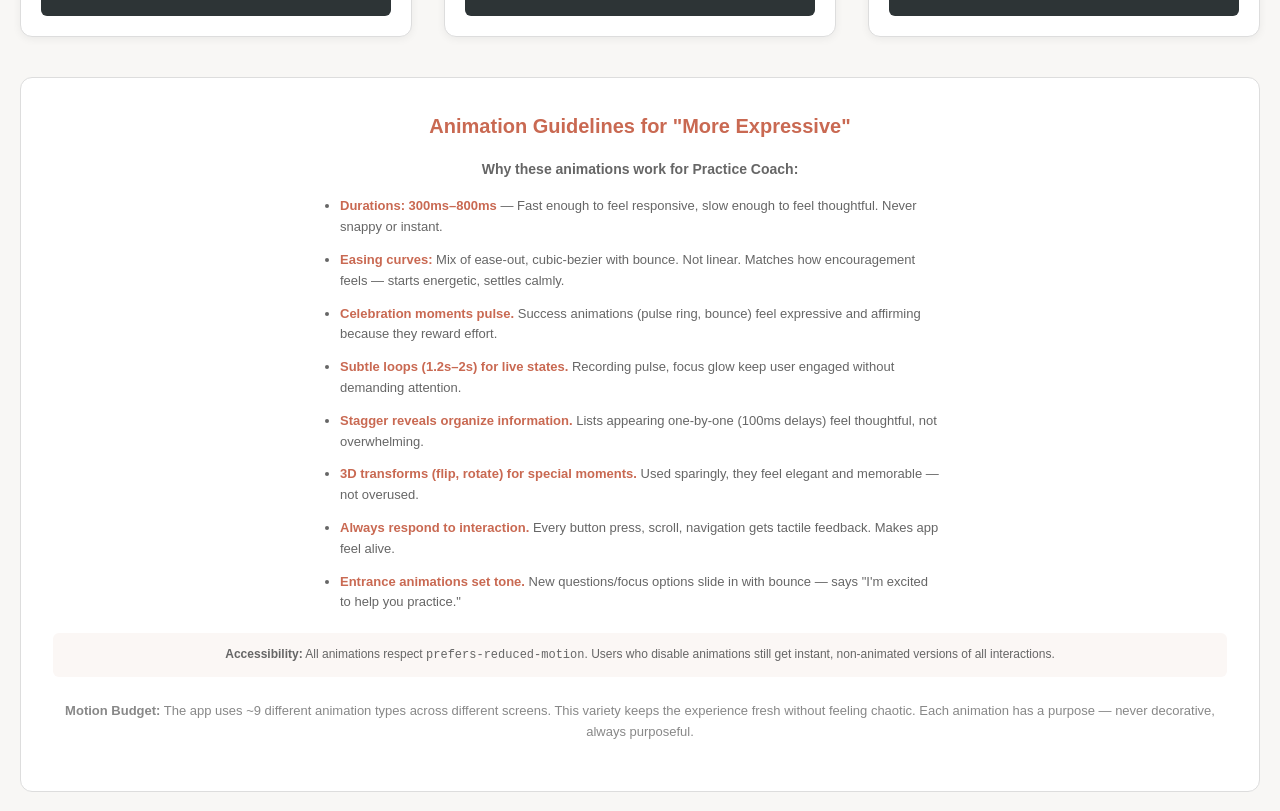
<file: practice_coach_animations.html>
<!DOCTYPE html>
<html lang="en">
<head>
    <meta charset="UTF-8">
    <meta name="viewport" content="width=device-width, initial-scale=1.0">
    <title>Practice Coach — Animation Examples</title>
    <style>
        * {
            margin: 0;
            padding: 0;
            box-sizing: border-box;
        }

        body {
            font-family: -apple-system, BlinkMacSystemFont, 'Segoe UI', sans-serif;
            background: #F8F7F5;
            color: #2D3436;
            line-height: 1.6;
            padding: 20px;
        }

        .container {
            max-width: 1400px;
            margin: 0 auto;
        }

        .header {
            text-align: center;
            margin-bottom: 40px;
        }

        .header h1 {
            font-size: 32px;
            font-weight: 700;
            margin-bottom: 8px;
            color: #C96952;
        }

        .header p {
            font-size: 16px;
            color: #666;
            max-width: 700px;
            margin: 0 auto;
        }

        .animations-grid {
            display: grid;
            grid-template-columns: repeat(auto-fit, minmax(340px, 1fr));
            gap: 32px;
            margin-bottom: 40px;
        }

        .animation-card {
            background: white;
            border: 1px solid #ddd;
            border-radius: 12px;
            overflow: hidden;
            box-shadow: 0 2px 8px rgba(0, 0, 0, 0.06);
            transition: all 300ms ease;
        }

        .animation-card:hover {
            box-shadow: 0 8px 24px rgba(201, 105, 82, 0.12);
            transform: translateY(-4px);
        }

        .animation-title {
            background: linear-gradient(135deg, #C96952 0%, #E8927C 100%);
            color: white;
            padding: 20px;
            text-align: center;
        }

        .animation-title h3 {
            font-size: 16px;
            font-weight: 600;
            margin-bottom: 4px;
        }

        .animation-title p {
            font-size: 12px;
            opacity: 0.9;
            margin: 0;
        }

        .animation-demo {
            height: 200px;
            padding: 20px;
            background: #FCF8F5;
            display: flex;
            align-items: center;
            justify-content: center;
            position: relative;
            overflow: hidden;
        }

        .animation-description {
            padding: 20px;
            font-size: 13px;
            color: #666;
            line-height: 1.6;
        }

        .animation-description strong {
            color: #C96952;
        }

        .code-block {
            background: #2D3436;
            color: #F5F3F0;
            padding: 12px;
            border-radius: 6px;
            font-family: 'Courier New', monospace;
            font-size: 11px;
            margin-top: 12px;
            overflow-x: auto;
        }

        /* ANIMATION 1: Button Press */
        .btn-demo {
            background: #C96952;
            color: white;
            border: none;
            border-radius: 8px;
            padding: 12px 24px;
            font-weight: 600;
            font-size: 14px;
            cursor: pointer;
            position: relative;
        }

        .btn-demo:active {
            animation: buttonPress 300ms ease-out;
        }

        @keyframes buttonPress {
            0% {
                transform: scale(1);
            }
            50% {
                transform: scale(0.95);
            }
            100% {
                transform: scale(1);
            }
        }

        /* ANIMATION 2: Slide & Fade Enter */
        .slide-enter-demo {
            position: relative;
            height: 100%;
            display: flex;
            align-items: center;
            justify-content: center;
        }

        .slide-enter-card {
            background: white;
            border: 2px solid #E8927C;
            border-radius: 12px;
            padding: 20px;
            width: 200px;
            text-align: center;
            animation: slideEnter 600ms cubic-bezier(0.34, 1.56, 0.64, 1);
        }

        @keyframes slideEnter {
            0% {
                opacity: 0;
                transform: translateY(40px);
            }
            100% {
                opacity: 1;
                transform: translateY(0);
            }
        }

        .slide-enter-card h4 {
            font-size: 14px;
            color: #C96952;
            margin-bottom: 4px;
        }

        .slide-enter-card p {
            font-size: 12px;
            color: #666;
            margin: 0;
        }

        /* ANIMATION 3: Pulse Success */
        .pulse-demo {
            position: relative;
            width: 80px;
            height: 80px;
            display: flex;
            align-items: center;
            justify-content: center;
        }

        .pulse-circle {
            position: absolute;
            width: 80px;
            height: 80px;
            border-radius: 50%;
            background: #C96952;
            display: flex;
            align-items: center;
            justify-content: center;
            animation: pulseSuccess 1s ease-out;
        }

        .pulse-checkmark {
            color: white;
            font-size: 40px;
            font-weight: 600;
        }

        @keyframes pulseSuccess {
            0% {
                transform: scale(0.3);
                opacity: 1;
            }
            100% {
                transform: scale(1);
                opacity: 1;
            }
        }

        .pulse-ring {
            position: absolute;
            width: 80px;
            height: 80px;
            border-radius: 50%;
            border: 2px solid #C96952;
            animation: pulseRing 1s ease-out;
        }

        @keyframes pulseRing {
            0% {
                transform: scale(1);
                opacity: 1;
            }
            100% {
                transform: scale(1.4);
                opacity: 0;
            }
        }

        /* ANIMATION 4: Progress Bar Fill */
        .progress-demo {
            width: 100%;
            height: 6px;
            background: #FBF7F5;
            border-radius: 3px;
            overflow: hidden;
            animation: progressFill 2s ease-out;
        }

        .progress-fill {
            height: 100%;
            background: linear-gradient(90deg, #C96952, #E8927C);
            width: 0%;
            animation: progressWidth 2s ease-out forwards;
        }

        @keyframes progressWidth {
            0% {
                width: 0%;
            }
            100% {
                width: 66%;
            }
        }

        /* ANIMATION 5: Recording Pulse */
        .record-demo {
            position: relative;
            width: 100px;
            height: 100px;
            display: flex;
            align-items: center;
            justify-content: center;
        }

        .record-dot {
            position: relative;
            width: 60px;
            height: 60px;
            border-radius: 50%;
            background: #C96952;
            display: flex;
            align-items: center;
            justify-content: center;
            z-index: 2;
        }

        .record-dot::before {
            content: '';
            position: absolute;
            width: 20px;
            height: 20px;
            border-radius: 50%;
            background: white;
            animation: recordPulse 1.2s ease-in-out infinite;
        }

        @keyframes recordPulse {
            0%, 100% {
                transform: scale(1);
                opacity: 1;
            }
            50% {
                transform: scale(0.8);
                opacity: 0.6;
            }
        }

        .record-ring {
            position: absolute;
            width: 60px;
            height: 60px;
            border-radius: 50%;
            border: 2px solid #C96952;
            animation: recordRingPulse 1.2s ease-in-out infinite;
        }

        @keyframes recordRingPulse {
            0%, 100% {
                transform: scale(1);
                opacity: 1;
            }
            50% {
                transform: scale(1.3);
                opacity: 0;
            }
        }

        /* ANIMATION 6: Focus Highlight */
        .focus-demo {
            position: relative;
            width: 100%;
            height: 100%;
            display: flex;
            align-items: center;
            justify-content: center;
        }

        .focus-card {
            background: #FBF7F5;
            border: 2px solid #E8927C;
            border-radius: 12px;
            padding: 24px;
            width: 220px;
            text-align: center;
            position: relative;
            animation: focusGlow 2s ease-in-out infinite;
        }

        .focus-card h4 {
            font-size: 14px;
            color: #C96952;
            margin-bottom: 8px;
            font-weight: 600;
        }

        .focus-card p {
            font-size: 12px;
            color: #666;
            margin: 0;
        }

        @keyframes focusGlow {
            0%, 100% {
                box-shadow: 0 0 0 0 rgba(201, 105, 82, 0.3);
            }
            50% {
                box-shadow: 0 0 0 8px rgba(201, 105, 82, 0);
            }
        }

        /* ANIMATION 7: Bounce Entrance */
        .bounce-demo {
            position: relative;
            width: 100%;
            height: 100%;
            display: flex;
            align-items: center;
            justify-content: center;
        }

        .bounce-btn {
            background: #C96952;
            color: white;
            border: none;
            border-radius: 8px;
            padding: 14px 28px;
            font-weight: 600;
            font-size: 14px;
            cursor: pointer;
            animation: bounceEntrance 700ms cubic-bezier(0.68, -0.55, 0.265, 1.55);
        }

        @keyframes bounceEntrance {
            0% {
                opacity: 0;
                transform: translateY(60px);
            }
            50% {
                opacity: 1;
            }
            65% {
                transform: translateY(-8px);
            }
            80% {
                transform: translateY(4px);
            }
            100% {
                transform: translateY(0);
            }
        }

        /* ANIMATION 8: Stagger List */
        .stagger-demo {
            position: relative;
            width: 100%;
            height: 100%;
            display: flex;
            flex-direction: column;
            align-items: center;
            justify-content: center;
            gap: 12px;
        }

        .stagger-item {
            background: white;
            border: 1px solid #E8927C;
            border-radius: 6px;
            padding: 12px 20px;
            width: 160px;
            font-size: 12px;
            color: #666;
            opacity: 0;
            animation: staggerSlide 400ms ease-out forwards;
        }

        .stagger-item:nth-child(1) {
            animation-delay: 0ms;
        }

        .stagger-item:nth-child(2) {
            animation-delay: 100ms;
        }

        .stagger-item:nth-child(3) {
            animation-delay: 200ms;
        }

        @keyframes staggerSlide {
            0% {
                opacity: 0;
                transform: translateX(-30px);
            }
            100% {
                opacity: 1;
                transform: translateX(0);
            }
        }

        /* ANIMATION 9: Flip Card */
        .flip-demo {
            position: relative;
            width: 100%;
            height: 100%;
            display: flex;
            align-items: center;
            justify-content: center;
            perspective: 1000px;
        }

        .flip-card {
            width: 180px;
            height: 120px;
            border-radius: 12px;
            background: linear-gradient(135deg, #C96952, #E8927C);
            color: white;
            display: flex;
            align-items: center;
            justify-content: center;
            font-weight: 600;
            font-size: 14px;
            cursor: pointer;
            animation: flipCard 800ms ease-out;
            transform-style: preserve-3d;
        }

        @keyframes flipCard {
            0% {
                transform: rotateY(90deg);
                opacity: 0;
            }
            100% {
                transform: rotateY(0);
                opacity: 1;
            }
        }

        .demo-trigger {
            position: absolute;
            bottom: 12px;
            font-size: 11px;
            color: #999;
            text-align: center;
            width: 100%;
        }

        .demo-button {
            background: #4A7C8F;
            color: white;
            border: none;
            border-radius: 6px;
            padding: 6px 12px;
            font-size: 11px;
            font-weight: 500;
            cursor: pointer;
            margin-top: 8px;
        }

        .demo-button:hover {
            background: #2C5F6F;
        }

        .motion-level {
            background: #FBF7F5;
            border-left: 4px solid #C96952;
            padding: 16px;
            margin-top: 12px;
            border-radius: 6px;
            font-size: 12px;
            color: #666;
        }

        .motion-level strong {
            color: #C96952;
        }

        .footer {
            background: white;
            border: 1px solid #ddd;
            border-radius: 12px;
            padding: 32px;
            margin-top: 40px;
            text-align: center;
        }

        .footer h2 {
            font-size: 20px;
            font-weight: 600;
            color: #C96952;
            margin-bottom: 16px;
        }

        .footer p {
            font-size: 14px;
            color: #666;
            margin-bottom: 16px;
            line-height: 1.6;
        }

        .animation-guidelines {
            text-align: left;
            max-width: 600px;
            margin: 0 auto;
            font-size: 13px;
            color: #666;
        }

        .animation-guidelines li {
            margin-bottom: 12px;
            line-height: 1.6;
        }

        .animation-guidelines strong {
            color: #C96952;
        }

        .prefers-reduced {
            background: #FBF7F5;
            padding: 12px;
            border-radius: 6px;
            font-size: 12px;
            color: #666;
            margin-top: 20px;
        }

    </style>
</head>
<body>

<div class="container">

    <div class="header">
        <h1>Practice Coach — Animation Examples</h1>
        <p>Expressive motion that feels encouraging and responsive without being overwhelming. Each animation builds trust and celebrates progress.</p>
    </div>

    <div class="animations-grid">

        <!-- ANIMATION 1: Button Press -->
        <div class="animation-card">
            <div class="animation-title">
                <h3>Button Press</h3>
                <p>Tactile feedback on interaction</p>
            </div>
            <div class="animation-demo">
                <button class="btn-demo">Continue →</button>
            </div>
            <div class="animation-description">
                <strong>When:</strong> User presses any button<br/>
                <strong>Feeling:</strong> Responsive, tactile, satisfying<br/>
                <strong>Duration:</strong> 300ms<br/>
                <strong>Use:</strong> All primary and secondary buttons
                <div class="code-block">animation: buttonPress 300ms ease-out;</div>
            </div>
        </div>

        <!-- ANIMATION 2: Slide & Fade Enter -->
        <div class="animation-card">
            <div class="animation-title">
                <h3>Slide & Fade Enter</h3>
                <p>Screen transitions with bounce</p>
            </div>
            <div class="animation-demo">
                <div class="slide-enter-demo">
                    <div class="slide-enter-card">
                        <h4>Choose focus</h4>
                        <p>Pitch or intonation?</p>
                    </div>
                </div>
            </div>
            <div class="animation-description">
                <strong>When:</strong> New content/question appears<br/>
                <strong>Feeling:</strong> Friendly entrance, anticipatory<br/>
                <strong>Duration:</strong> 600ms<br/>
                <strong>Easing:</strong> Cubic bezier with bounce
                <div class="code-block">cubic-bezier(0.34, 1.56, 0.64, 1)</div>
            </div>
        </div>

        <!-- ANIMATION 3: Pulse Success -->
        <div class="animation-card">
            <div class="animation-title">
                <h3>Pulse Success</h3>
                <p>Celebration moment</p>
            </div>
            <div class="animation-demo">
                <div class="pulse-demo">
                    <div class="pulse-ring"></div>
                    <div class="pulse-circle">
                        <div class="pulse-checkmark">✓</div>
                    </div>
                </div>
            </div>
            <div class="animation-description">
                <strong>When:</strong> Problem solved or goal achieved<br/>
                <strong>Feeling:</strong> Celebratory, affirming, energetic<br/>
                <strong>Duration:</strong> 1s<br/>
                <strong>Use:</strong> Success screens, "Great work!" moments
                <div class="code-block">Checkmark grows + ring expands out</div>
            </div>
        </div>

        <!-- ANIMATION 4: Progress Bar -->
        <div class="animation-card">
            <div class="animation-title">
                <h3>Progress Fill</h3>
                <p>Gradual progress visualization</p>
            </div>
            <div class="animation-demo">
                <div class="progress-demo">
                    <div class="progress-fill"></div>
                </div>
            </div>
            <div class="animation-description">
                <strong>When:</strong> Moving through practice session<br/>
                <strong>Feeling:</strong> Smooth, continuous, forward momentum<br/>
                <strong>Duration:</strong> 2s (33% → 66%)<br/>
                <strong>Use:</strong> Progress bars at top of screens
                <div class="code-block">Easing: ease-out for natural deceleration</div>
            </div>
        </div>

        <!-- ANIMATION 5: Recording Pulse -->
        <div class="animation-card">
            <div class="animation-title">
                <h3>Recording Pulse</h3>
                <p>Live recording feedback</p>
            </div>
            <div class="animation-demo">
                <div class="record-demo">
                    <div class="record-ring"></div>
                    <div class="record-dot"></div>
                </div>
            </div>
            <div class="animation-description">
                <strong>When:</strong> Recording is active<br/>
                <strong>Feeling:</strong> Alive, present, listening<br/>
                <strong>Duration:</strong> 1.2s loop<br/>
                <strong>Use:</strong> Recording button on record screen
                <div class="code-block">Dot pulses + outer ring expands/fades</div>
            </div>
        </div>

        <!-- ANIMATION 6: Focus Glow -->
        <div class="animation-card">
            <div class="animation-title">
                <h3>Focus Glow</h3>
                <p>Gentle attention-drawing</p>
            </div>
            <div class="animation-demo">
                <div class="focus-demo">
                    <div class="focus-card">
                        <h4>Did you know?</h4>
                        <p>Slower tempo reveals technique</p>
                    </div>
                </div>
            </div>
            <div class="animation-description">
                <strong>When:</strong> Tips or hints need attention<br/>
                <strong>Feeling:</strong> Gentle, encouraging, non-urgent<br/>
                <strong>Duration:</strong> 2s loop<br/>
                <strong>Use:</strong> Tip cards, educational moments
                <div class="code-block">Glow grows and fades smoothly</div>
            </div>
        </div>

        <!-- ANIMATION 7: Bounce Entrance -->
        <div class="animation-card">
            <div class="animation-title">
                <h3>Bounce Entrance</h3>
                <p>Playful, energetic entry</p>
            </div>
            <div class="animation-demo">
                <div class="bounce-demo">
                    <button class="bounce-btn">Keep going! →</button>
                </div>
            </div>
            <div class="animation-description">
                <strong>When:</strong> Encouraging CTAs appear<br/>
                <strong>Feeling:</strong> Energetic, playful, motivating<br/>
                <strong>Duration:</strong> 700ms<br/>
                <strong>Easing:</strong> Cubic bezier with overshoot
                <div class="code-block">cubic-bezier(0.68, -0.55, 0.265, 1.55)</div>
            </div>
        </div>

        <!-- ANIMATION 8: Stagger List -->
        <div class="animation-card">
            <div class="animation-title">
                <h3>Stagger Entrance</h3>
                <p>Sequential reveal</p>
            </div>
            <div class="animation-demo">
                <div class="stagger-demo">
                    <div class="stagger-item">Pitch</div>
                    <div class="stagger-item">Sound Quality</div>
                    <div class="stagger-item">Rhythm</div>
                </div>
            </div>
            <div class="animation-description">
                <strong>When:</strong> List of options appears<br/>
                <strong>Feeling:</strong> Organized, thoughtful, welcoming<br/>
                <strong>Duration:</strong> 400ms (each), 100ms stagger<br/>
                <strong>Use:</strong> Focus selection, option lists
                <div class="code-block">animation-delay: 0ms, 100ms, 200ms</div>
            </div>
        </div>

        <!-- ANIMATION 9: Flip Card -->
        <div class="animation-card">
            <div class="animation-title">
                <h3>Flip Reveal</h3>
                <p>3D perspective entrance</p>
            </div>
            <div class="animation-demo">
                <div class="flip-demo">
                    <div class="flip-card">Reference Audio</div>
                </div>
            </div>
            <div class="animation-description">
                <strong>When:</strong> Important content reveals<br/>
                <strong>Feeling:</strong> Elegant, sophisticated, surprising<br/>
                <strong>Duration:</strong> 800ms<br/>
                <strong>Use:</strong> Reference card reveals, meditation moments
                <div class="code-block">transform: rotateY(90deg → 0)</div>
            </div>
        </div>

    </div>

    <!-- Guidelines -->
    <div class="footer">
        <h2>Animation Guidelines for "More Expressive"</h2>
        
        <p><strong>Why these animations work for Practice Coach:</strong></p>
        
        <ul class="animation-guidelines">
            <li><strong>Durations: 300ms–800ms</strong> — Fast enough to feel responsive, slow enough to feel thoughtful. Never snappy or instant.</li>
            
            <li><strong>Easing curves:</strong> Mix of ease-out, cubic-bezier with bounce. Not linear. Matches how encouragement feels — starts energetic, settles calmly.</li>
            
            <li><strong>Celebration moments pulse.</strong> Success animations (pulse ring, bounce) feel expressive and affirming because they reward effort.</li>
            
            <li><strong>Subtle loops (1.2s–2s) for live states.</strong> Recording pulse, focus glow keep user engaged without demanding attention.</li>
            
            <li><strong>Stagger reveals organize information.</strong> Lists appearing one-by-one (100ms delays) feel thoughtful, not overwhelming.</li>
            
            <li><strong>3D transforms (flip, rotate) for special moments.</strong> Used sparingly, they feel elegant and memorable — not overused.</li>
            
            <li><strong>Always respond to interaction.</strong> Every button press, scroll, navigation gets tactile feedback. Makes app feel alive.</li>
            
            <li><strong>Entrance animations set tone.</strong> New questions/focus options slide in with bounce — says "I'm excited to help you practice."</li>
        </ul>

        <div class="prefers-reduced">
            <strong>Accessibility:</strong> All animations respect <code>prefers-reduced-motion</code>. Users who disable animations still get instant, non-animated versions of all interactions.
        </div>

        <p style="margin-top: 24px; font-size: 13px; color: #888;">
            <strong>Motion Budget:</strong> The app uses ~9 different animation types across different screens. This variety keeps the experience fresh without feeling chaotic. Each animation has a purpose — never decorative, always purposeful.
        </p>
    </div>

</div>

</body>
</html>
</file>
<file: css/styles.css>
:root {
  /* Brand: Terracotta-Warm palette */
  --color-terracotta:  #C96952;
  --color-coral:       #E8927C;
  --color-coral-light: #F0C9B8;
  --color-teal:        #4A7C8F;
  --color-teal-deep:   #2C5F6F;
  --color-cream:       #FCF8F5;
  --color-cream-light: #FBF7F5;
  --color-warm-gray:   #B8B4AF;
  --color-charcoal:    #2D3436;
  --color-medium-gray: #5F5C58;

  /* Semantic backgrounds */
  --color-background-primary:   #FCF8F5;
  --color-background-secondary: #FBF7F5;
  --color-background-tertiary:  #F0EBE5;

  /* "Info" remapped to terracotta (selected states, banners, CTAs) */
  --color-background-info: #FCF2ED;
  --color-text-info:       #C96952;
  --color-border-info:     #E8927C;

  /* Danger */
  --color-background-danger: #FCEBEB;
  --color-text-danger:       #A32D2D;
  --color-border-danger:     #F09595;

  /* Warning */
  --color-background-warning: #FAEEDA;
  --color-text-warning:       #854F0B;
  --color-border-warning:     #FAC775;

  --color-text-primary:   #2D3436;
  --color-text-secondary: #5F5C58;
  --color-border-tertiary:  rgba(184, 180, 175, 0.4);
  --color-border-secondary: #B8B4AF;

  --border-radius-md: 8px;
  --border-radius-lg: 12px;

  --font-display: 'Outfit', -apple-system, BlinkMacSystemFont, sans-serif;
  --font-sans:    'Inter', -apple-system, BlinkMacSystemFont, "Segoe UI", sans-serif;
  --font-mono:    'SF Mono', 'Roboto Mono', monospace;
}

* { box-sizing: border-box; margin: 0; padding: 0; }

body {
  font-family: var(--font-sans);
  background: var(--color-background-tertiary);
  padding: 2rem 1rem;
  min-height: 100vh;
  display: flex;
  flex-direction: column;
  justify-content: center;
  align-items: center;
}

.app-container {
  max-width: 420px;
  width: 100%;
  background: var(--color-background-secondary);
  border-radius: var(--border-radius-lg);
  padding: 1.5rem;
  min-height: 600px;
  display: flex;
  flex-direction: column;
}

.screen {
  display: none;
  animation: fadeIn 0.25s;
  flex: 1;
  flex-direction: column;
}

.screen.active {
  display: flex;
  flex-direction: column;
}

@keyframes fadeIn {
  from { opacity: 0; transform: translateY(4px); }
  to   { opacity: 1; transform: translateY(0); }
}

/* ── Header ── */
.header {
  margin-bottom: 1.25rem;
  padding-bottom: 1rem;
  border-bottom: 0.5px solid var(--color-border-tertiary);
}

.header h1 {
  font-size: 18px;
  font-weight: 600;
  font-family: var(--font-display);
  color: var(--color-text-primary);
  margin-bottom: 0.25rem;
}

.header p {
  font-size: 13px;
  color: var(--color-text-secondary);
}

/* ── Progress bar ── */
.progress-bar {
  height: 4px;
  background: var(--color-background-tertiary);
  border-radius: 2px;
  margin-bottom: 1.25rem;
  overflow: hidden;
}

.progress-fill {
  height: 100%;
  background: var(--color-terracotta);
  border: none;
  transition: width 0.4s ease-out;
}

/* ── Typography ── */
.question {
  font-size: 15px;
  font-weight: 500;
  color: var(--color-text-primary);
  margin-bottom: 1rem;
}

/* ── Buttons ── */
button {
  padding: 11px 16px;
  font-size: 14px;
  font-family: var(--font-sans);
  border-radius: var(--border-radius-md);
  cursor: pointer;
  transition: all 0.15s;
  text-align: left;
}

.btn-group {
  display: flex;
  flex-direction: column;
  gap: 8px;
  margin-bottom: 1.25rem;
}

.btn-secondary {
  background: var(--color-cream-light);
  color: var(--color-terracotta);
  border: 0.5px solid var(--color-coral);
}

.btn-secondary:hover {
  background: var(--color-cream);
  border-color: var(--color-terracotta);
}

.btn-primary {
  background: var(--color-terracotta);
  color: var(--color-cream);
  border: none;
  text-align: center;
  font-weight: 600;
  transition: all 0.2s;
}

.btn-primary:hover { background: var(--color-coral); }
.btn-secondary:active, .btn-primary:active { transform: scale(0.98); }

.btn-sm {
  padding: 6px 12px;
  font-size: 13px;
}

.btn-icon {
  padding: 8px;
  text-align: center;
  line-height: 1;
}

.back-btn {
  padding: 7px 12px;
  font-size: 13px;
  color: var(--color-medium-gray);
  background: transparent;
  border: none;
  border-radius: var(--border-radius-md);
  cursor: pointer;
  margin-bottom: 1rem;
  display: inline-block;
  font-weight: 500;
}

.back-btn:hover { color: var(--color-charcoal); background: var(--color-background-tertiary); }

/* ── Text input (landing) ── */
.text-input {
  width: 100%;
  padding: 12px 14px;
  font-size: 15px;
  font-family: var(--font-sans);
  background: var(--color-background-primary);
  color: var(--color-text-primary);
  border: 0.5px solid var(--color-border-secondary);
  border-radius: var(--border-radius-md);
  margin-bottom: 1rem;
  outline: none;
  transition: border-color 0.15s;
}

.text-input:focus { border-color: var(--color-border-info); }
.text-input::placeholder { color: var(--color-text-secondary); }

/* ── Landing ── */
.landing-body { flex: 1; display: flex; flex-direction: column; justify-content: center; }
.landing-icon { font-size: 40px; text-align: center; margin-bottom: 1.5rem; }

/* ── Focus list ── */
.focus-list {
  display: flex;
  flex-direction: column;
  gap: 10px;
  margin-bottom: 1.25rem;
}

.focus-item {
  padding: 14px 16px;
  background: var(--color-background-primary);
  border: 0.5px solid var(--color-border-tertiary);
  border-radius: var(--border-radius-md);
  cursor: pointer;
  transition: all 0.15s;
}

.focus-item strong {
  display: block;
  font-size: 14px;
  color: var(--color-text-primary);
  margin-bottom: 3px;
}

.focus-item span {
  font-size: 12px;
  color: var(--color-text-secondary);
}

.focus-item:hover { border-color: var(--color-border-secondary); }

.focus-item.selected {
  background: var(--color-background-info);
  border-color: var(--color-border-info);
}

.focus-item.selected strong,
.focus-item.selected span { color: var(--color-text-info); }

/* ── Section cards ── */
.section-card {
  background: var(--color-background-primary);
  border: 0.5px solid var(--color-border-tertiary);
  border-radius: var(--border-radius-lg);
  padding: 1rem;
  margin-bottom: 1rem;
}

.section-card h3 {
  font-size: 13px;
  font-weight: 600;
  color: var(--color-text-secondary);
  text-transform: uppercase;
  letter-spacing: 0.04em;
  margin-bottom: 0.75rem;
}

/* ── Comparison / audio ref cards ── */
.comparison-card {
  background: var(--color-background-primary);
  border-radius: var(--border-radius-lg);
  border: 0.5px solid var(--color-border-tertiary);
  padding: 1rem;
  margin-bottom: 1rem;
}

.comparison-card h3 {
  font-size: 14px;
  font-weight: 500;
  color: var(--color-text-primary);
  margin-bottom: 0.75rem;
}

.audio-ref {
  display: flex;
  align-items: center;
  gap: 10px;
  padding: 10px;
  background: var(--color-background-secondary);
  border-radius: var(--border-radius-md);
  margin-bottom: 0.5rem;
}

.audio-ref:last-child { margin-bottom: 0; }
.audio-ref span { font-size: 13px; color: var(--color-text-primary); }

.play-mini {
  width: 32px;
  height: 32px;
  border-radius: 50%;
  background: var(--color-background-info);
  border: none;
  display: flex;
  align-items: center;
  justify-content: center;
  cursor: pointer;
  flex-shrink: 0;
  font-size: 12px;
  color: var(--color-text-info);
  padding: 0;
  text-align: center;
}

/* ── Drone tool ── */
.drone-tool { display: flex; flex-direction: column; gap: 12px; }

.note-pills {
  display: flex;
  flex-wrap: wrap;
  gap: 6px;
}

.note-pill {
  padding: 6px 10px;
  font-size: 13px;
  background: var(--color-background-secondary);
  border: 0.5px solid var(--color-border-tertiary);
  border-radius: 20px;
  cursor: pointer;
  transition: all 0.15s;
  text-align: center;
}

.note-pill:hover { border-color: var(--color-border-secondary); }

.note-pill.active {
  background: var(--color-background-info);
  color: var(--color-text-info);
  border-color: var(--color-border-info);
}

.a-standard-row {
  display: flex;
  align-items: center;
  gap: 10px;
}

.a-standard-row label {
  font-size: 12px;
  color: var(--color-text-secondary);
  white-space: nowrap;
  min-width: 70px;
}

.a-standard-row input[type="range"] {
  flex: 1;
  accent-color: var(--color-terracotta);
  height: 4px;
  border: none;
  padding: 0;
  background: transparent;
}

.drone-play-btn {
  width: 100%;
  text-align: center;
  background: var(--color-background-danger);
  color: var(--color-text-danger);
  border: 0.5px solid var(--color-border-danger);
}

.drone-play-btn.playing {
  background: var(--color-background-info);
  color: var(--color-text-info);
  border-color: var(--color-border-info);
}

.drone-yt-section {
  border: 0.5px solid var(--color-border-tertiary);
  border-radius: var(--border-radius-md);
  overflow: hidden;
}

.drone-yt-section summary {
  padding: 10px 12px;
  font-size: 13px;
  color: var(--color-text-secondary);
  cursor: pointer;
  list-style: none;
  display: flex;
  align-items: center;
  justify-content: space-between;
  background: var(--color-background-secondary);
}

.drone-yt-section summary::after { content: '▾'; }
.drone-yt-section[open] summary::after { content: '▴'; }

.drone-yt-section summary::-webkit-details-marker { display: none; }

.drone-yt-embed {
  padding: 0;
  background: #000;
}

.drone-yt-embed iframe {
  display: block;
  width: 100%;
  height: 180px;
  border: none;
}

/* ── Metronome tool ── */
.metro-tool { display: flex; flex-direction: column; gap: 14px; }

.pendulum-wrap {
  display: flex;
  flex-direction: column;
  align-items: center;
  gap: 8px;
}

.pendulum-container {
  position: relative;
  width: 100px;
  height: 90px;
}

.pendulum-container::after {
  content: '';
  position: absolute;
  width: 2px;
  height: 100%;
  background: var(--color-border-tertiary);
  left: 50%;
  top: 0;
  transform: translateX(-50%);
  z-index: 0;
}

.pendulum-pivot {
  width: 10px;
  height: 10px;
  border-radius: 50%;
  background: var(--color-text-secondary);
  position: absolute;
  top: 0;
  left: 50%;
  transform: translateX(-50%);
  z-index: 1;
}

.pendulum-arm {
  width: 3px;
  background: var(--color-text-primary);
  height: 80px;
  border-radius: 2px;
  transform-origin: top center;
  position: absolute;
  top: 5px;
  left: 50%;
  margin-left: -1.5px;
  transform: rotate(0deg);
}

/* pendulum motion is JS-driven via requestAnimationFrame — no CSS animation */

/* ── Pendulum walls (lit up by Web Animations API on each beat) ── */
.pendulum-wall {
  position: absolute;
  width: 4px;
  height: 22px;
  border-radius: 2px;
  background: var(--color-text-secondary);
  opacity: 0.18;
  top: 62px;
  transition: opacity 0.05s;  /* Match beat dot transition timing */
}

.pendulum-wall-left  { left: 8px; }
.pendulum-wall-right { right: 8px; }

.pendulum-wall.active { opacity: 0.6; }  /* Darken when wall is hit */

.pendulum-bob {
  width: 16px;
  height: 16px;
  border-radius: 50%;
  background: var(--color-text-primary);
  position: absolute;
  bottom: -8px;
  left: 50%;
  transform: translateX(-50%);
}

.beat-dots {
  display: flex;
  gap: 6px;
}

.beat-dot {
  width: 8px;
  height: 8px;
  border-radius: 50%;
  background: var(--color-border-secondary);
  transition: background 0.05s;
}

.beat-dot.accent { background: var(--color-text-danger); transform: scale(1.3); }
.beat-dot.active { background: var(--color-terracotta); }

.metro-bpm-row {
  display: flex;
  align-items: center;
  gap: 10px;
}

.metro-bpm-row input[type="range"] {
  flex: 1;
  accent-color: var(--color-terracotta);
  height: 4px;
  border: none;
  padding: 0;
  background: transparent;
}

.bpm-display {
  font-size: 22px;
  font-weight: 500;
  color: var(--color-text-primary);
  font-variant-numeric: tabular-nums;
  min-width: 50px;
  text-align: right;
}

.bpm-label {
  font-size: 11px;
  color: var(--color-text-secondary);
}

.metro-row-label {
  font-size: 12px;
  color: var(--color-text-secondary);
  margin-bottom: 6px;
}

.pill-row {
  display: flex;
  flex-wrap: wrap;
  gap: 6px;
}

.pill {
  padding: 5px 10px;
  font-size: 12px;
  background: var(--color-background-secondary);
  border: 0.5px solid var(--color-border-tertiary);
  border-radius: 20px;
  cursor: pointer;
  transition: all 0.15s;
}

.pill:hover { border-color: var(--color-border-secondary); }

.pill.active {
  background: var(--color-background-info);
  color: var(--color-text-info);
  border-color: var(--color-border-info);
}

.metro-start-btn {
  width: 100%;
  text-align: center;
  background: var(--color-background-secondary);
  color: var(--color-text-primary);
  border: 0.5px solid var(--color-border-secondary);
}

.metro-start-btn.running {
  background: var(--color-background-info);
  color: var(--color-text-info);
  border-color: var(--color-border-info);
}

/* ── Metronome config expandable (screen 4) ── */
.metro-config-details {
  border-top: 0.5px solid var(--color-border-tertiary);
  margin-top: 0.75rem;
  padding-top: 0.1rem;
}

.metro-config-summary {
  font-size: 13px;
  font-weight: 500;
  color: var(--color-text-secondary);
  cursor: pointer;
  list-style: none;
  padding: 0.45rem 0;
  display: flex;
  align-items: center;
  justify-content: space-between;
  user-select: none;
}

.metro-config-summary::-webkit-details-marker { display: none; }

.metro-config-summary::after {
  content: '›';
  font-size: 16px;
  transition: transform 0.15s;
  display: inline-block;
}

.metro-config-details[open] .metro-config-summary::after { transform: rotate(90deg); }

.metro-config-details > div { padding-top: 0.5rem; }

/* ── YouTube search ── */
.yt-search-row {
  display: flex;
  gap: 8px;
  margin-bottom: 10px;
}

.yt-search-input {
  flex: 1;
  padding: 9px 12px;
  font-size: 13px;
  font-family: var(--font-sans);
  background: var(--color-background-secondary);
  color: var(--color-text-primary);
  border: 0.5px solid var(--color-border-secondary);
  border-radius: var(--border-radius-md);
  outline: none;
}

.yt-search-input:focus { border-color: var(--color-border-info); }
.yt-search-input::placeholder { color: var(--color-text-secondary); }

.yt-search-btn {
  padding: 9px 14px;
  font-size: 13px;
  background: var(--color-background-info);
  color: var(--color-text-info);
  border: 0.5px solid var(--color-border-info);
  border-radius: var(--border-radius-md);
  cursor: pointer;
  white-space: nowrap;
  text-align: center;
}

.yt-search-btn:hover { filter: brightness(0.95); }

.yt-results { display: flex; flex-direction: column; gap: 8px; }

.yt-result-card {
  background: var(--color-background-secondary);
  border: 0.5px solid var(--color-border-tertiary);
  border-radius: var(--border-radius-md);
  overflow: hidden;
  cursor: pointer;
  transition: border-color 0.15s;
}

.yt-result-card:hover { border-color: var(--color-border-secondary); }

.yt-result-header {
  display: flex;
  align-items: center;
  gap: 10px;
  padding: 10px;
}

.yt-thumb {
  width: 64px;
  height: 48px;
  object-fit: cover;
  border-radius: 4px;
  flex-shrink: 0;
}

.yt-result-title {
  font-size: 12px;
  color: var(--color-text-primary);
  line-height: 1.4;
  flex: 1;
}

.yt-embed-wrap iframe {
  display: block;
  width: 100%;
  height: 200px;
  border: none;
}

.yt-status {
  font-size: 12px;
  color: var(--color-text-secondary);
  text-align: center;
  padding: 8px 0;
}

.yt-api-key-row {
  display: flex;
  flex-direction: column;
  gap: 6px;
  padding: 10px;
  background: var(--color-background-warning);
  border: 0.5px solid var(--color-border-warning);
  border-radius: var(--border-radius-md);
  margin-bottom: 10px;
}

.yt-api-key-row label {
  font-size: 12px;
  color: var(--color-text-warning);
  font-weight: 500;
}

.yt-api-key-row input {
  padding: 8px 10px;
  font-size: 12px;
  font-family: var(--font-sans);
  border: 0.5px solid var(--color-border-warning);
  border-radius: var(--border-radius-md);
  background: var(--color-background-primary);
  color: var(--color-text-primary);
  outline: none;
}

/* ── Mini reference panel (Screen 4) ── */
.mini-ref-panel {
  background: var(--color-background-primary);
  border: 0.5px solid var(--color-border-tertiary);
  border-radius: var(--border-radius-md);
  margin-bottom: 1rem;
  overflow: hidden;
}

.mini-ref-panel summary {
  padding: 10px 14px;
  font-size: 13px;
  color: var(--color-text-secondary);
  cursor: pointer;
  list-style: none;
  display: flex;
  align-items: center;
  justify-content: space-between;
}

.mini-ref-panel summary::after { content: '▾'; }
.mini-ref-panel[open] summary::after { content: '▴'; }
.mini-ref-panel summary::-webkit-details-marker { display: none; }

.mini-ref-body { padding: 10px 14px; }

.mini-drone-row,
.mini-metro-row {
  display: flex;
  align-items: center;
  gap: 10px;
  flex-wrap: wrap;
}

.mini-note-display {
  font-size: 22px;
  font-weight: 500;
  color: var(--color-text-primary);
  min-width: 32px;
}

.mini-info {
  font-size: 12px;
  color: var(--color-text-secondary);
  flex: 1;
}

.mini-play-btn {
  padding: 7px 14px;
  font-size: 13px;
  border-radius: 20px;
  text-align: center;
}

.mini-pendulum-container {
  position: relative;
  width: 30px;
  height: 45px;
  flex-shrink: 0;
}

.mini-pendulum-container::after {
  content: '';
  position: absolute;
  width: 1px;
  height: 100%;
  background: var(--color-border-tertiary);
  left: 50%;
  top: 0;
  transform: translateX(-50%);
  z-index: 0;
}

.mini-pendulum-arm {
  width: 2px;
  background: var(--color-text-primary);
  height: 38px;
  border-radius: 2px;
  transform-origin: top center;
  position: absolute;
  top: 4px;
  left: 50%;
  margin-left: -1px;
}

/* mini pendulum also JS-driven */

.mini-pendulum-bob {
  width: 10px;
  height: 10px;
  border-radius: 50%;
  background: var(--color-text-primary);
  position: absolute;
  bottom: -5px;
  left: 50%;
  transform: translateX(-50%);
}

/* ── Recording zone ── */
.recording-zone {
  background: var(--color-background-primary);
  border-radius: var(--border-radius-lg);
  border: 0.5px solid var(--color-border-tertiary);
  padding: 1.5rem 1rem;
  text-align: center;
  margin-bottom: 1.25rem;
}

.rec-icon {
  width: 72px;
  height: 72px;
  border-radius: 50%;
  background: var(--color-background-danger);
  border: 3px solid var(--color-border-danger);
  margin: 0 auto 0.75rem;
  display: flex;
  align-items: center;
  justify-content: center;
  cursor: pointer;
  transition: all 0.15s;
}

.rec-icon:hover { transform: scale(1.05); }
.rec-icon.recording { animation: recordingPulse 1.2s ease-in-out infinite; }

@keyframes recordingPulse {
  0%, 100% { box-shadow: 0 0 0 0 rgba(201, 105, 82, 0.5); }
  50%       { box-shadow: 0 0 0 14px rgba(201, 105, 82, 0); }
}

.rec-icon-inner {
  width: 22px;
  height: 22px;
  background: var(--color-text-danger);
  border-radius: 50%;
  transition: border-radius 0.15s;
}

.rec-icon.recording .rec-icon-inner { border-radius: 4px; }

.timer {
  font-size: 30px;
  font-weight: 500;
  color: var(--color-text-primary);
  font-variant-numeric: tabular-nums;
}

.rec-status {
  font-size: 12px;
  color: var(--color-text-secondary);
  margin-top: 0.4rem;
}

.waveform {
  height: 56px;
  margin: 1rem 0;
  display: flex;
  align-items: center;
  justify-content: center;
  gap: 3px;
}

.waveform-bar {
  width: 4px;
  background: var(--color-terracotta);
  border-radius: 2px;
  transition: height 0.1s;
}

.playback-controls {
  display: flex;
  gap: 12px;
  justify-content: center;
  margin-top: 0.75rem;
}

.icon-btn {
  width: 42px;
  height: 42px;
  border-radius: 50%;
  background: var(--color-background-primary);
  border: 0.5px solid var(--color-border-secondary);
  display: flex;
  align-items: center;
  justify-content: center;
  cursor: pointer;
  font-size: 16px;
  padding: 0;
  text-align: center;
}

.icon-btn:hover { background: var(--color-background-secondary); }

/* ── S5 audio player ── */
.s5-player {
  background: var(--color-background-primary);
  border: 0.5px solid var(--color-border-tertiary);
  border-radius: var(--border-radius-lg);
  padding: 12px 14px;
  margin-bottom: 1.25rem;
}

.s5-player-info {
  display: flex;
  justify-content: space-between;
  align-items: center;
  margin-bottom: 10px;
}

.s5-player-info span:first-child {
  font-size: 13px;
  color: var(--color-text-primary);
}

.s5-playback-time {
  font-size: 12px;
  color: var(--color-text-secondary);
  font-variant-numeric: tabular-nums;
}

.s5-player-controls {
  display: flex;
  align-items: center;
  gap: 10px;
}

.s5-play-btn {
  width: 36px;
  height: 36px;
  border-radius: 50%;
  background: var(--color-terracotta);
  color: var(--color-cream);
  border: none;
  display: flex;
  align-items: center;
  justify-content: center;
  font-size: 14px;
  cursor: pointer;
  flex-shrink: 0;
  padding: 0;
  text-align: center;
  transition: filter 0.15s;
}

.s5-play-btn:hover { filter: brightness(0.88); }

.s5-progress-wrap {
  flex: 1;
  padding: 8px 0;
  cursor: pointer;
}

.s5-progress-bar {
  height: 4px;
  background: var(--color-background-tertiary);
  border-radius: 2px;
  overflow: hidden;
}

.s5-progress-fill {
  height: 100%;
  background: var(--color-terracotta);
  border-radius: 2px;
  width: 0%;
  transition: width 0.1s linear;
}

.s5-download-btn {
  width: 36px;
  height: 36px;
  border-radius: 50%;
  background: var(--color-background-secondary);
  color: var(--color-text-secondary);
  border: 0.5px solid var(--color-border-tertiary);
  display: flex;
  align-items: center;
  justify-content: center;
  font-size: 16px;
  cursor: pointer;
  flex-shrink: 0;
  padding: 0;
  text-align: center;
  transition: all 0.15s;
}

.s5-download-btn:hover {
  background: var(--color-background-tertiary);
  border-color: var(--color-border-secondary);
}

/* ── Feedback / evaluation ── */
.feedback-section { margin-top: 1.25rem; }
.feedback-question { font-size: 14px; color: var(--color-text-primary); margin-bottom: 0.75rem; }

/* ── Problem / strategies ── */
.problem-card {
  background: var(--color-background-warning);
  border: 0.5px solid var(--color-border-warning);
  border-radius: var(--border-radius-md);
  padding: 1rem;
  margin-bottom: 1rem;
}

.problem-card h3 { font-size: 14px; font-weight: 500; color: var(--color-text-warning); margin-bottom: 0.4rem; }
.problem-card p  { font-size: 13px; color: var(--color-text-warning); }

.strategy-list { list-style: none; margin-top: 0.75rem; }

.strategy-list li {
  padding: 12px;
  background: var(--color-background-primary);
  border: 0.5px solid var(--color-border-tertiary);
  border-radius: var(--border-radius-md);
  margin-bottom: 8px;
  cursor: pointer;
  transition: border-color 0.15s;
}

.strategy-list li:hover { border-color: var(--color-border-secondary); }
.strategy-list li strong { font-size: 13px; color: var(--color-text-primary); display: block; margin-bottom: 2px; }
.strategy-list li p { font-size: 12px; color: var(--color-text-secondary); }

.strategy-detail {
  display: none;
  margin-top: 10px;
  padding-top: 10px;
  border-top: 0.5px solid var(--color-border-tertiary);
  font-size: 12px;
  color: var(--color-text-secondary);
  line-height: 1.5;
}

.strategy-list li.expanded .strategy-detail { display: block; }
.strategy-list li.expanded { border-color: var(--color-border-secondary); }

/* ── Admin panel ── */
.admin-panel { display: flex; flex-direction: column; gap: 10px; }
.admin-panel h2 { font-size: 16px; font-weight: 500; color: var(--color-text-primary); }

.admin-hint {
  font-size: 12px;
  color: var(--color-text-secondary);
  line-height: 1.5;
  margin-bottom: 6px;
}

.admin-form { display: flex; flex-direction: column; gap: 8px; }

.admin-row {
  display: flex;
  align-items: center;
  gap: 10px;
}

.admin-row label {
  font-size: 13px;
  color: var(--color-text-primary);
  min-width: 32px;
  font-weight: 500;
}

.admin-row input {
  flex: 1;
  padding: 8px 10px;
  font-size: 12px;
  font-family: monospace;
  background: var(--color-background-primary);
  color: var(--color-text-primary);
  border: 0.5px solid var(--color-border-secondary);
  border-radius: var(--border-radius-md);
  outline: none;
}

.admin-row input:focus { border-color: var(--color-border-info); }

.admin-save-btn {
  background: var(--color-terracotta);
  color: var(--color-cream);
  border: none;
  width: 100%;
  text-align: center;
  font-weight: 600;
}

.admin-save-btn:hover { background: var(--color-coral); }

.admin-section-label {
  font-size: 11px;
  font-weight: 600;
  text-transform: uppercase;
  letter-spacing: 0.05em;
  color: var(--color-text-secondary);
  margin-top: 4px;
}

/* ── Admin tabs ── */
.admin-tabs {
  display: flex;
  gap: 4px;
  background: var(--color-background-tertiary);
  border-radius: var(--border-radius-md);
  padding: 3px;
}

.admin-tab {
  flex: 1;
  padding: 7px 6px;
  font-size: 12px;
  font-weight: 500;
  text-align: center;
  border: none;
  background: transparent;
  color: var(--color-text-secondary);
  border-radius: 6px;
  cursor: pointer;
  transition: all 0.15s;
}

.admin-tab.active {
  background: var(--color-background-primary);
  color: var(--color-text-primary);
  box-shadow: 0 1px 3px rgba(0,0,0,0.12);
}

.admin-tab-body { display: flex; flex-direction: column; gap: 10px; }

/* ── Admin: strategy video list ── */
.admin-strategy-list {
  display: flex;
  flex-direction: column;
  gap: 10px;
}

.admin-strategy-item {
  background: var(--color-background-primary);
  border: 0.5px solid var(--color-border-tertiary);
  border-radius: var(--border-radius-md);
  padding: 10px 12px;
}

.admin-strategy-item-title {
  font-size: 13px;
  font-weight: 600;
  color: var(--color-text-primary);
  margin-bottom: 6px;
}

.admin-video-list { display: flex; flex-direction: column; gap: 4px; margin-bottom: 6px; }

.admin-video-row {
  display: flex;
  align-items: center;
  gap: 6px;
  background: var(--color-background-secondary);
  border-radius: 6px;
  padding: 5px 8px;
}

.admin-video-url {
  flex: 1;
  font-size: 11px;
  font-family: monospace;
  color: var(--color-text-secondary);
  white-space: nowrap;
  overflow: hidden;
  text-overflow: ellipsis;
}

.admin-video-delete {
  flex-shrink: 0;
  width: 22px;
  height: 22px;
  padding: 0;
  font-size: 14px;
  line-height: 1;
  text-align: center;
  background: var(--color-background-danger);
  color: var(--color-text-danger);
  border: 0.5px solid var(--color-border-danger);
  border-radius: 4px;
  cursor: pointer;
}

.admin-add-video-row {
  display: flex;
  gap: 6px;
  margin-top: 4px;
}

.admin-add-video-row input {
  flex: 1;
  padding: 7px 9px;
  font-size: 12px;
  font-family: monospace;
  background: var(--color-background-primary);
  color: var(--color-text-primary);
  border: 0.5px solid var(--color-border-secondary);
  border-radius: var(--border-radius-md);
  outline: none;
}

.admin-add-video-row input:focus { border-color: var(--color-border-info); }

.admin-add-video-btn {
  flex-shrink: 0;
  white-space: nowrap;
  text-align: center;
}

/* ── App footer ── */
.app-footer {
  text-align: right;
  padding-top: 0.75rem;
  margin-top: auto;
}

.admin-link {
  font-size: 11px;
  color: var(--color-text-secondary);
  text-decoration: none;
  opacity: 0.5;
}

.admin-link:hover { opacity: 1; }

/* ── Scrollable sections ── */
.screen-scroll {
  flex: 1;
  overflow-y: auto;
  padding-right: 2px;
}

/* ── Excerpt badge ─────────────────────────────────────────────────────── */
.excerpt-badge {
  display: inline-block;
  background: #e74c3c;
  color: #fff;
  font-size: 11px;
  font-weight: 700;
  border-radius: 10px;
  padding: 1px 7px;
  margin-left: 6px;
  vertical-align: middle;
}

/* ── Tag context banner (screen 4) ────────────────────────────────────── */
.tag-context-banner {
  background: var(--color-background-info);
  border: 1px solid var(--color-border-info);
  color: var(--color-text-info);
  border-radius: var(--border-radius-md);
  padding: 0.55rem 0.9rem;
  font-size: 13px;
  font-weight: 500;
  margin-bottom: 0.75rem;
}

/* ── Tags screen ───────────────────────────────────────────────────────── */
.tag-list-container {
  display: flex;
  flex-direction: column;
  gap: 0.6rem;
  margin-top: 0.5rem;
  max-height: 55vh;
  overflow-y: auto;
}

.tag-row {
  background: var(--color-background-secondary);
  border: 1px solid var(--color-border-tertiary);
  border-radius: var(--border-radius-md);
  padding: 0.75rem 0.9rem;
  display: flex;
  align-items: center;
  gap: 0.75rem;
}

.tag-row.practiced {
  opacity: 0.6;
}

.tag-row-info {
  flex: 1;
  display: flex;
  flex-direction: column;
  gap: 2px;
}

.tag-row-time {
  font-size: 11px;
  font-weight: 700;
  color: var(--color-text-secondary);
  font-variant-numeric: tabular-nums;
}

.tag-row-label {
  font-size: 14px;
  font-weight: 500;
  color: var(--color-text-primary);
}

.tag-practiced-badge {
  font-size: 11px;
  color: #27ae60;
  font-weight: 600;
}

.tag-row-date {
  font-size: 11px;
  color: var(--color-text-secondary);
  white-space: nowrap;
}

.tag-work-btn {
  white-space: nowrap;
  flex-shrink: 0;
}

/* ── Tagger (screen 5, playthrough mode) ──────────────────────────────── */
.tagger-wrap {
  display: flex;
  flex-direction: column;
  gap: 1rem;
}

.tagger-player {
  background: var(--color-background-secondary);
  border: 1px solid var(--color-border-tertiary);
  border-radius: var(--border-radius-lg);
  padding: 1rem;
}

.tagger-player-info {
  display: flex;
  justify-content: space-between;
  align-items: center;
  margin-bottom: 0.6rem;
  font-size: 13px;
  color: var(--color-text-secondary);
}

.tagger-time {
  font-variant-numeric: tabular-nums;
  font-weight: 600;
}

.tagger-controls {
  display: flex;
  align-items: center;
  gap: 0.75rem;
}

/* Reuse s5 progress bar styles, tagger-specific overrides */
#tg-bar {
  position: relative;
  overflow: visible;
}

.tagger-markers {
  position: absolute;
  top: 0;
  left: 0;
  right: 0;
  bottom: 0;
  pointer-events: none;
}

.tg-marker {
  position: absolute;
  top: 50%;
  transform: translate(-50%, -50%);
  width: 10px;
  height: 10px;
  background: #e74c3c;
  border-radius: 50%;
  border: 2px solid #fff;
  cursor: pointer;
  pointer-events: all;
  z-index: 2;
  box-shadow: 0 1px 3px rgba(0,0,0,0.3);
}

.tg-marker:hover {
  transform: translate(-50%, -50%) scale(1.3);
}

/* Tap-to-tag zone */
.tagger-tap-zone {
  display: flex;
  align-items: center;
  justify-content: center;
  gap: 0.6rem;
  padding: 1rem;
  border: 2px dashed var(--color-border-secondary);
  border-radius: var(--border-radius-lg);
  cursor: pointer;
  color: var(--color-text-secondary);
  font-size: 14px;
  font-weight: 500;
  transition: background 0.15s;
  user-select: none;
}

.tagger-tap-zone:active {
  background: var(--color-background-secondary);
}

.tagger-tap-icon {
  font-size: 1.3rem;
  color: #e74c3c;
}

/* Tag list */
.tagger-tag-list {
  display: flex;
  flex-direction: column;
  gap: 0.5rem;
  max-height: 30vh;
  overflow-y: auto;
}

.tg-tag-item {
  background: var(--color-background-secondary);
  border: 1px solid var(--color-border-tertiary);
  border-radius: var(--border-radius-md);
  padding: 0.6rem 0.75rem;
  display: flex;
  align-items: center;
  gap: 0.6rem;
  font-size: 14px;
}

.tg-tag-item.tg-tag-editing {
  flex-direction: column;
  align-items: stretch;
  gap: 0.5rem;
}

.tg-tag-ts {
  font-size: 11px;
  font-weight: 700;
  color: var(--color-text-secondary);
  font-variant-numeric: tabular-nums;
  white-space: nowrap;
}

.tg-tag-seek {
  font-size: 11px;
  font-weight: 700;
  font-variant-numeric: tabular-nums;
  color: var(--color-text-info);
  background: none;
  border: none;
  padding: 0;
  cursor: pointer;
  white-space: nowrap;
  text-decoration: underline dotted;
}

.tg-tag-label {
  flex: 1;
  color: var(--color-text-primary);
}

.tg-tag-del {
  background: none;
  border: none;
  cursor: pointer;
  color: var(--color-text-secondary);
  font-size: 13px;
  padding: 0 4px;
  border-radius: 4px;
  flex-shrink: 0;
}

.tg-tag-del:hover { color: #e74c3c; }

.tg-tag-btns {
  display: flex;
  gap: 0.5rem;
}

.tg-tag-input {
  margin: 0;
  padding: 0.4rem 0.6rem;
  font-size: 14px;
}

/* Tagger actions */
.tagger-actions {
  display: flex;
  gap: 0.6rem;
}

.tagger-actions .btn-primary { flex: 1; }
.tagger-actions .btn-secondary { flex-shrink: 0; }

/* ── Session groups (tags screen) ──────────────────────────────────────── */
.session-group {
  background: var(--color-background-secondary);
  border: 1px solid var(--color-border-tertiary);
  border-radius: var(--border-radius-lg);
  overflow: hidden;
  margin-bottom: 0.75rem;
}

.session-group-header {
  display: flex;
  justify-content: space-between;
  align-items: center;
  padding: 0.55rem 0.9rem;
  background: var(--color-background-tertiary);
  border-bottom: 1px solid var(--color-border-tertiary);
  font-size: 12px;
  font-weight: 600;
  color: var(--color-text-secondary);
}

.session-group-dur {
  font-variant-numeric: tabular-nums;
}

.session-delete-btn {
  background: none;
  border: none;
  cursor: pointer;
  color: var(--color-text-secondary);
  font-size: 13px;
  padding: 0 2px;
  border-radius: 4px;
  margin-left: auto;
  line-height: 1;
}

.session-delete-btn:hover { color: #e74c3c; }

/* Mini player inside each session group */
.session-mini-player {
  display: flex;
  align-items: center;
  gap: 0.6rem;
  padding: 0.6rem 0.9rem;
  border-bottom: 1px solid var(--color-border-tertiary);
}

.session-time {
  font-size: 11px;
  font-variant-numeric: tabular-nums;
  color: var(--color-text-secondary);
  min-width: 28px;
  text-align: right;
}

.session-progress-wrap {
  flex: 1;
  cursor: pointer;
}

/* Tags inside a session group */
.session-tags {
  display: flex;
  flex-direction: column;
}

.session-tags .tag-row {
  border: none;
  border-bottom: 1px solid var(--color-border-tertiary);
  border-radius: 0;
  background: transparent;
  padding: 0.65rem 0.9rem;
}

.session-tags .tag-row:last-child {
  border-bottom: none;
}

.session-tags .tag-row-info {
  flex-direction: row;
  align-items: center;
  gap: 0.5rem;
  flex-wrap: wrap;
}

/* ── Screen 3 clarify section ──────────────────────────────────────────── */
.clarify-main-btns {
  display: flex;
  flex-direction: column;
  gap: 0.6rem;
  margin-bottom: 1rem;
}

.clarify-tools {
  display: none;
  margin-top: 0.25rem;
}

.clarify-step {
  margin-bottom: 0.75rem;
}

.clarify-step-label {
  font-size: 13px;
  font-weight: 600;
  color: var(--color-text-secondary);
  margin-bottom: 0.4rem;
}

/* Expandable tool sections */
.tool-details {
  background: var(--color-background-secondary);
  border: 1px solid var(--color-border-tertiary);
  border-radius: var(--border-radius-md);
  overflow: hidden;
}

.tool-details > summary {
  padding: 0.75rem 1rem;
  cursor: pointer;
  font-weight: 500;
  font-size: 15px;
  list-style: none;
  display: flex;
  align-items: center;
  justify-content: space-between;
  user-select: none;
}

.tool-details > summary::-webkit-details-marker { display: none; }

.tool-details > summary::after {
  content: '›';
  font-size: 20px;
  color: var(--color-text-secondary);
  transition: transform 0.15s;
  display: inline-block;
}

.tool-details[open] > summary::after {
  transform: rotate(90deg);
}

.tool-details > div {
  padding: 0 1rem 1rem;
}

/* Drone tip card */
.drone-tip {
  background: var(--color-background-info);
  border: 1px solid var(--color-border-info);
  color: var(--color-text-info);
  border-radius: var(--border-radius-md);
  padding: 0.6rem 0.85rem;
  font-size: 13px;
  line-height: 1.55;
  margin-bottom: 0.75rem;
}

/* ── Note picker panel (screen 4) ──────────────────────────────────────── */
.note-picker-panel {
  background: var(--color-background-secondary);
  border: 1px solid var(--color-border-tertiary);
  border-radius: var(--border-radius-md);
  overflow: hidden;
  margin-bottom: 0.75rem;
}

.note-picker-panel > summary {
  padding: 0.65rem 1rem;
  cursor: pointer;
  font-weight: 500;
  font-size: 14px;
  list-style: none;
  display: flex;
  align-items: center;
  justify-content: space-between;
  user-select: none;
}

.note-picker-panel > summary::-webkit-details-marker { display: none; }

.note-picker-panel > summary::after {
  content: '›';
  font-size: 20px;
  color: var(--color-text-secondary);
  transition: transform 0.15s;
  display: inline-block;
}

.note-picker-panel[open] > summary::after {
  transform: rotate(90deg);
}

.note-picker-panel > div {
  padding: 0 1rem 0.75rem;
}

/* ── Clarify-continue button ───────────────────────────────────────────── */
.clarify-continue {
  margin-top: 0.75rem;
  padding-top: 0.75rem;
  border-top: 0.5px solid var(--color-border-tertiary);
}

/* ── Sidebar toggle button ─────────────────────────────────────────────── */
.sidebar-toggle-btn {
  position: fixed;
  top: 1rem;
  left: 1rem;
  z-index: 100;
  width: 40px;
  height: 40px;
  border-radius: 50%;
  background: var(--color-background-primary);
  border: 0.5px solid var(--color-border-tertiary);
  color: var(--color-text-primary);
  font-size: 18px;
  cursor: pointer;
  display: flex;
  align-items: center;
  justify-content: center;
  box-shadow: 0 2px 8px rgba(0,0,0,0.12);
  transition: box-shadow 0.15s;
  padding: 0;
}

.sidebar-toggle-btn:hover { box-shadow: 0 4px 12px rgba(0,0,0,0.2); }

/* ── Sidebar overlay ───────────────────────────────────────────────────── */
.sidebar-overlay {
  display: none;
  position: fixed;
  inset: 0;
  background: rgba(0,0,0,0.4);
  z-index: 200;
}

.sidebar-overlay.sidebar-overlay-visible { display: block; }

/* ── Sidebar panel ─────────────────────────────────────────────────────── */
.sidebar {
  position: fixed;
  top: 0;
  left: -340px;
  width: 320px;
  height: 100%;
  background: var(--color-background-primary);
  z-index: 300;
  transition: left 0.25s ease;
  display: flex;
  flex-direction: column;
  box-shadow: 4px 0 20px rgba(0,0,0,0.15);
}

.sidebar.sidebar-open { left: 0; }

.sidebar-header {
  display: flex;
  align-items: center;
  justify-content: space-between;
  padding: 1rem 1rem 0.75rem;
  border-bottom: 0.5px solid var(--color-border-tertiary);
  flex-shrink: 0;
}

.sidebar-header h2 {
  font-size: 15px;
  font-weight: 600;
  color: var(--color-text-primary);
}

.sidebar-close-btn {
  background: none;
  border: none;
  color: var(--color-text-secondary);
  font-size: 18px;
  cursor: pointer;
  padding: 0 4px;
  line-height: 1;
}

.sidebar-content {
  flex: 1;
  overflow-y: auto;
  padding: 0.5rem 0;
}

/* ── Project accordion ─────────────────────────────────────────────────── */
.sb-project {
  border-bottom: 0.5px solid var(--color-border-tertiary);
}

.sb-project-summary {
  display: flex;
  align-items: center;
  justify-content: space-between;
  padding: 0.75rem 1rem;
  cursor: pointer;
  list-style: none;
  user-select: none;
  gap: 0.5rem;
}

.sb-project-summary::-webkit-details-marker { display: none; }

.sb-project-name {
  font-size: 14px;
  font-weight: 600;
  color: var(--color-text-primary);
  flex: 1;
  white-space: nowrap;
  overflow: hidden;
  text-overflow: ellipsis;
}

.sb-project-count {
  font-size: 11px;
  color: var(--color-text-secondary);
  white-space: nowrap;
}

.sb-project-summary::after {
  content: '›';
  font-size: 16px;
  color: var(--color-text-secondary);
  transition: transform 0.15s;
  display: inline-block;
  flex-shrink: 0;
}

.sb-project[open] .sb-project-summary::after { transform: rotate(90deg); }

.sb-project-body { padding: 0 0 0.5rem; }

/* ── Session block ─────────────────────────────────────────────────────── */
.sb-session {
  margin: 0.5rem 0.75rem;
  background: var(--color-background-secondary);
  border: 0.5px solid var(--color-border-tertiary);
  border-radius: var(--border-radius-md);
  overflow: hidden;
}

.sb-session-header {
  display: flex;
  align-items: center;
  padding: 0.4rem 0.65rem;
  background: var(--color-background-tertiary);
  border-bottom: 0.5px solid var(--color-border-tertiary);
  gap: 0.5rem;
}

.sb-session-date {
  font-size: 12px;
  color: var(--color-text-secondary);
  flex: 1;
}

.sb-session-dur {
  font-size: 11px;
  color: var(--color-text-secondary);
  font-variant-numeric: tabular-nums;
}

.sb-delete-btn {
  background: none;
  border: none;
  color: var(--color-text-secondary);
  font-size: 13px;
  cursor: pointer;
  padding: 0 2px;
  line-height: 1;
  opacity: 0.6;
  transition: opacity 0.15s;
}

.sb-delete-btn:hover { opacity: 1; color: #e74c3c; }

/* ── Tag row ───────────────────────────────────────────────────────────── */
.sb-tag {
  display: flex;
  align-items: center;
  gap: 0.5rem;
  padding: 0.45rem 0.65rem;
  border-bottom: 0.5px solid var(--color-border-tertiary);
  transition: background 0.1s;
}

.sb-tag:last-child { border-bottom: none; }
.sb-tag.sb-tag-practiced { opacity: 0.55; }

.sb-excerpt-play-btn {
  width: 28px;
  height: 28px;
  border-radius: 50%;
  background: var(--color-background-info);
  border: 0.5px solid var(--color-border-info);
  color: var(--color-text-info);
  font-size: 11px;
  cursor: pointer;
  display: flex;
  align-items: center;
  justify-content: center;
  flex-shrink: 0;
  padding: 0;
  text-align: center;
  transition: filter 0.15s;
}

.sb-excerpt-play-btn:hover { filter: brightness(0.9); }

.sb-tag-info {
  flex: 1;
  min-width: 0;
}

.sb-tag-ts {
  font-size: 11px;
  color: var(--color-text-info);
  font-variant-numeric: tabular-nums;
  display: block;
}

.sb-tag-label {
  font-size: 12px;
  color: var(--color-text-primary);
  white-space: nowrap;
  overflow: hidden;
  text-overflow: ellipsis;
  display: block;
}

.sb-tag-actions {
  display: flex;
  align-items: center;
  gap: 0.35rem;
  flex-shrink: 0;
}

.sb-practiced-btn {
  width: 26px;
  height: 26px;
  border-radius: 50%;
  border: 1.5px solid var(--color-border-tertiary);
  background: none;
  color: var(--color-text-secondary);
  font-size: 13px;
  cursor: pointer;
  display: flex;
  align-items: center;
  justify-content: center;
  padding: 0;
  text-align: center;
  transition: all 0.15s;
}

.sb-practiced-btn.sb-practiced-done {
  border-color: #27ae60;
  color: #27ae60;
  background: rgba(39,174,96,0.1);
}

.sb-work-btn {
  font-size: 11px;
  padding: 4px 8px;
  background: var(--color-background-primary);
  border: 0.5px solid var(--color-border-secondary);
  border-radius: var(--border-radius-md);
  color: var(--color-text-primary);
  cursor: pointer;
  white-space: nowrap;
  transition: background 0.15s;
}

.sb-work-btn:hover { background: var(--color-background-secondary); }

.sb-no-tags {
  padding: 0.5rem 0.75rem;
  font-size: 12px;
  color: var(--color-text-secondary);
}

.sb-empty, .sb-loading {
  padding: 2rem 1rem;
  font-size: 13px;
  color: var(--color-text-secondary);
  text-align: center;
}

/* ══════════════════════════════════════════════════════════════════════════
   LOOP B — Problem Solving Styles
   ══════════════════════════════════════════════════════════════════════════ */

/* ── Informational step card ── */
.b-step-card {
  background: var(--color-background-primary);
  border: 0.5px solid var(--color-border-tertiary);
  border-radius: var(--border-radius-lg);
  padding: 1rem 1.1rem;
  margin-bottom: 1rem;
}

.b-step-text {
  font-size: 15px;
  color: var(--color-text-primary);
  line-height: 1.65;
}

.b-step-subtext {
  font-size: 13px;
  color: var(--color-text-secondary);
  line-height: 1.6;
}

/* ── Tip box ── */
.b-tip {
  background: var(--color-background-warning);
  border: 0.5px solid var(--color-border-warning);
  border-radius: var(--border-radius-md);
  padding: 0.75rem 1rem;
  font-size: 13px;
  color: var(--color-text-warning);
  line-height: 1.5;
  margin-bottom: 1rem;
  animation: focusGlow 2.5s ease-in-out infinite;
}

/* ── B2-2 textarea ── */
.b2-textarea {
  width: 100%;
  padding: 11px 13px;
  font-size: 14px;
  font-family: var(--font-sans);
  background: var(--color-background-primary);
  color: var(--color-text-primary);
  border: 0.5px solid var(--color-border-secondary);
  border-radius: var(--border-radius-md);
  margin-bottom: 0.75rem;
  outline: none;
  resize: vertical;
  min-height: 88px;
  line-height: 1.5;
  transition: border-color 0.15s;
}

.b2-textarea:focus          { border-color: var(--color-border-info); }
.b2-textarea::placeholder   { color: var(--color-text-secondary); }

/* ── B2-2 compact recording player ── */
.b2-player {
  background: var(--color-background-primary);
  border: 0.5px solid var(--color-border-tertiary);
  border-radius: var(--border-radius-md);
  padding: 0.65rem 0.9rem;
  margin-bottom: 0.75rem;
}

.b2-player-label {
  display: block;
  font-size: 11px;
  color: var(--color-text-secondary);
  text-transform: uppercase;
  letter-spacing: 0.05em;
  margin-bottom: 0.4rem;
}

.b2-player-controls {
  display: flex;
  align-items: center;
  gap: 8px;
}

/* ── B3 question card ── */
.b3-step-indicator {
  font-size: 11px;
  font-weight: 600;
  text-transform: uppercase;
  letter-spacing: 0.06em;
  color: var(--color-text-secondary);
  margin-bottom: 0.6rem;
}

.b3-question-card {
  background: var(--color-background-primary);
  border: 0.5px solid var(--color-border-tertiary);
  border-radius: var(--border-radius-lg);
  padding: 1.1rem;
  margin-bottom: 1rem;
}

.b3-question-text {
  font-size: 15px;
  color: var(--color-text-primary);
  line-height: 1.65;
}

/* ── B3 strategy reveal card (teal = educational / calm) ── */
.b3-strategy-card {
  background: #EBF3F6;
  border: 0.5px solid var(--color-teal);
  border-radius: var(--border-radius-lg);
  padding: 1rem 1.1rem;
  margin: 0.25rem 0 1rem;
}

.b3-strategy-title {
  font-size: 14px;
  font-weight: 600;
  font-family: var(--font-display);
  color: var(--color-teal-deep);
  margin-bottom: 0.6rem;
}

.b3-strategy-body {
  font-size: 13px;
  color: var(--color-teal-deep);
  line-height: 1.6;
}

.b3-strategy-body ol,
.b3-strategy-body ul     { color: var(--color-teal-deep); }
.b3-strategy-body strong { color: var(--color-teal-deep); }

.b3-strategy-why {
  margin-top: 0.75rem;
  font-size: 12px;
  color: var(--color-teal-deep);
  opacity: 0.8;
  font-style: italic;
  line-height: 1.5;
}

/* ── Coming soon placeholder (rhythm tree) ── */
.coming-soon {
  display: flex;
  flex-direction: column;
  align-items: center;
  text-align: center;
  padding: 2rem 1rem 1.5rem;
}

.coming-soon-icon {
  font-size: 52px;
  margin-bottom: 1rem;
  line-height: 1;
}

.coming-soon-title {
  font-size: 17px;
  font-weight: 500;
  color: var(--color-text-primary);
  margin-bottom: 0.5rem;
}

.coming-soon-text {
  font-size: 14px;
  color: var(--color-text-secondary);
  line-height: 1.6;
  max-width: 280px;
}

/* ── B3 answer option blocks ── */
.b3-answer-options {
  display: flex;
  flex-direction: column;
  gap: 10px;
}

.b3-answer-block {
  display: flex;
  flex-direction: column;
  gap: 5px;
}

.b3-answer-label {
  font-size: 14px;
  color: var(--color-text-primary);
  line-height: 1.4;
  padding: 0 2px;
}

/* ── B3 video player ── */
.b3-video-section {
  margin: 0.75rem 0;
}

.b3-video-label {
  font-size: 11px;
  font-weight: 600;
  text-transform: uppercase;
  letter-spacing: 0.06em;
  color: var(--color-text-secondary);
  margin-bottom: 6px;
}

/* Tab strip — only shown when multiple videos */
.b3-video-tabs {
  display: flex;
  gap: 4px;
  margin-bottom: 8px;
}

.b3-video-tab {
  padding: 5px 14px;
  font-size: 12px;
  font-weight: 500;
  border: 0.5px solid var(--color-border-tertiary);
  border-radius: 20px;
  background: var(--color-background-primary);
  color: var(--color-text-secondary);
  cursor: pointer;
  transition: all 0.15s;
  text-align: center;
}

.b3-video-tab.active {
  background: var(--color-background-info);
  border-color: var(--color-border-info);
  color: var(--color-text-info);
}

/* The video element itself */
.b3-video {
  width: 100%;
  border-radius: var(--border-radius-md);
  background: #000;
  display: block;
  max-height: 220px;
  object-fit: contain;
}

.b3-video-hidden {
  display: none !important;
}

/* ══════════════════════════════════════════════════════════════════════════
   Brand animations
   ══════════════════════════════════════════════════════════════════════════ */

/* 1. Recording Pulse — on active recording icon */
/* (keyframe defined near .rec-icon.recording above) */

/* 2. Progress Fill — smooth ease-out already set on .progress-fill */

/* 3. Focus Glow — subtle pulse on tip cards */
@keyframes focusGlow {
  0%, 100% { box-shadow: 0 0 0 0 rgba(201, 105, 82, 0); }
  50%       { box-shadow: 0 0 8px 2px rgba(201, 105, 82, 0.12); }
}

/* 4. Pulse Success — one-shot entrance on screen7 comparison card */
@keyframes pulseSuccess {
  from { opacity: 0; transform: scale(0.92); }
  60%  { transform: scale(1.02); }
  to   { opacity: 1; transform: scale(1); }
}

#screen7.active .comparison-card {
  animation: pulseSuccess 0.7s ease-out forwards;
}

/* 5. Stagger Entrance — focus items, strategy list, B3 answer blocks */
@keyframes staggerIn {
  from { opacity: 0; transform: translateX(-10px); }
  to   { opacity: 1; transform: translateX(0); }
}

.focus-list .focus-item { animation: staggerIn 0.35s ease-out both; }
.focus-list .focus-item:nth-child(1) { animation-delay: 0ms; }
.focus-list .focus-item:nth-child(2) { animation-delay: 80ms; }
.focus-list .focus-item:nth-child(3) { animation-delay: 160ms; }
.focus-list .focus-item:nth-child(4) { animation-delay: 240ms; }

.strategy-list li { animation: staggerIn 0.35s ease-out both; }
.strategy-list li:nth-child(1) { animation-delay: 0ms; }
.strategy-list li:nth-child(2) { animation-delay: 70ms; }
.strategy-list li:nth-child(3) { animation-delay: 140ms; }
.strategy-list li:nth-child(4) { animation-delay: 210ms; }
.strategy-list li:nth-child(5) { animation-delay: 280ms; }
.strategy-list li:nth-child(6) { animation-delay: 350ms; }
.strategy-list li:nth-child(7) { animation-delay: 420ms; }
.strategy-list li:nth-child(8) { animation-delay: 490ms; }

.b3-answer-block:nth-child(1) { animation: staggerIn 0.35s 0ms   ease-out both; }
.b3-answer-block:nth-child(2) { animation: staggerIn 0.35s 100ms ease-out both; }

/* Comparison screen */
.comparison-player-container {
  margin: 1rem 0;
  padding: 1rem;
  background: var(--color-background-secondary);
  border-radius: 8px;
}

.comparison-label {
  font-size: 12px;
  font-weight: 600;
  color: var(--color-text-secondary);
  margin-bottom: 0.75rem;
  text-transform: uppercase;
  letter-spacing: 0.06em;
}

/* Strategy grouping */
.strategy-group-header {
  font-size: 12px;
  font-weight: 600;
  text-transform: uppercase;
  letter-spacing: 0.06em;
  color: var(--color-text-secondary);
  margin: 1.5rem 0 0.75rem 0;
  padding-bottom: 0.5rem;
  border-bottom: 1px solid var(--color-border-tertiary);
}

.strategy-list li:first-of-type { margin-top: 0; }

/* ── Sidebar nav (dashboard link) ──────────────────────────────────────── */
.sidebar-nav {
  padding: 0.75rem 0.75rem 0;
}

.sidebar-nav-btn {
  display: flex;
  align-items: center;
  gap: 0.6rem;
  width: 100%;
  padding: 0.65rem 0.85rem;
  background: var(--color-background-secondary);
  border: 0.5px solid var(--color-border-tertiary);
  border-radius: 8px;
  color: var(--color-text-primary);
  font-size: 14px;
  font-weight: 500;
  cursor: pointer;
  text-align: left;
  transition: background 0.15s;
}

.sidebar-nav-btn:hover {
  background: var(--color-background-tertiary);
}

.sidebar-nav-divider {
  height: 0.5px;
  background: var(--color-border-tertiary);
  margin: 0.75rem 0.75rem 0;
}

.sidebar-projects-label {
  font-size: 11px;
  font-weight: 600;
  text-transform: uppercase;
  letter-spacing: 0.07em;
  color: var(--color-text-secondary);
  padding: 0.6rem 1rem 0.25rem;
}

/* ── Dashboard screen ──────────────────────────────────────────────────── */
#screen-dashboard {
  padding: 0;
  display: flex;
  flex-direction: column;
  height: 100%;
  overflow-y: auto;
}

.dash-top-bar {
  display: flex;
  align-items: center;
  gap: 0.75rem;
  padding: 1rem 1rem 0.75rem;
  border-bottom: 0.5px solid var(--color-border-tertiary);
  flex-shrink: 0;
}

.dash-back-btn {
  background: none;
  border: none;
  color: var(--color-text-secondary);
  font-size: 18px;
  cursor: pointer;
  padding: 0 4px;
  line-height: 1;
}

.dash-title {
  font-size: 17px;
  font-weight: 600;
  color: var(--color-text-primary);
  flex: 1;
}

/* ── Streak header ─────────────────────────────────────────────────────── */
.dash-streak-header {
  padding: 1rem;
  background: var(--color-background-secondary);
  border-bottom: 0.5px solid var(--color-border-tertiary);
}

.dash-streak-row {
  display: flex;
  align-items: center;
  justify-content: space-between;
  margin-bottom: 0.5rem;
}

.dash-streak-main {
  display: flex;
  align-items: baseline;
  gap: 0.3rem;
}

.dash-fire {
  font-size: 22px;
  line-height: 1;
}

.dash-streak-number {
  font-size: 28px;
  font-weight: 700;
  color: var(--color-text-primary);
  line-height: 1;
}

.dash-streak-label {
  font-size: 13px;
  color: var(--color-text-secondary);
}

.dash-longest {
  font-size: 12px;
  color: var(--color-text-secondary);
}

.dash-tokens-row {
  display: flex;
  align-items: center;
  gap: 0.5rem;
}

.dash-tokens-label {
  font-size: 12px;
  color: var(--color-text-secondary);
}

.dash-token-dots {
  display: flex;
  gap: 4px;
}

.dash-token-dot {
  width: 10px;
  height: 10px;
  border-radius: 50%;
  border: 1.5px solid var(--color-border-secondary);
  background: transparent;
}

.dash-token-dot.filled {
  background: var(--color-accent, #4a9eff);
  border-color: var(--color-accent, #4a9eff);
}

.dash-tokens-count {
  font-size: 12px;
  color: var(--color-text-secondary);
}

/* ── Calendar ──────────────────────────────────────────────────────────── */
.dash-calendar-wrap {
  padding: 1rem;
  border-bottom: 0.5px solid var(--color-border-tertiary);
}

.dash-cal-month {
  font-size: 13px;
  font-weight: 600;
  color: var(--color-text-primary);
  margin-bottom: 0.75rem;
}

.dash-cal-grid {
  display: grid;
  grid-template-columns: repeat(7, 1fr);
  gap: 2px;
}

.dash-cal-hdr {
  font-size: 10px;
  font-weight: 600;
  color: var(--color-text-secondary);
  text-align: center;
  padding: 2px 0 4px;
  text-transform: uppercase;
}

.dash-cal-cell {
  aspect-ratio: 1;
  display: flex;
  align-items: center;
  justify-content: center;
  font-size: 11px;
  color: var(--color-text-secondary);
  border-radius: 50%;
}

.dash-cal-cell.practiced {
  background: var(--color-accent, #4a9eff);
  color: #fff;
  font-weight: 600;
}

.dash-cal-cell.today {
  border: 1.5px solid var(--color-accent, #4a9eff);
  color: var(--color-accent, #4a9eff);
  font-weight: 600;
}

.dash-cal-cell.practiced.today {
  border-color: transparent;
  color: #fff;
}

.dash-cal-empty {
  background: none;
}

/* ── Stats row ─────────────────────────────────────────────────────────── */
.dash-stats-row {
  display: flex;
  justify-content: space-around;
  padding: 0.85rem 0.5rem;
  border-bottom: 0.5px solid var(--color-border-tertiary);
}

.dash-stat {
  display: flex;
  flex-direction: column;
  align-items: center;
  gap: 2px;
}

.dash-stat-num {
  font-size: 22px;
  font-weight: 700;
  color: var(--color-text-primary);
  line-height: 1;
}

.dash-stat-num.dash-stat-solved {
  color: #34a853;
}

.dash-stat-num.dash-stat-inprog {
  color: #f5a623;
}

.dash-stat-lbl {
  font-size: 11px;
  color: var(--color-text-secondary);
  text-align: center;
}

/* ── Pieces list ───────────────────────────────────────────────────────── */
#dash-list-section {
  flex: 1;
}

.dash-section-label {
  font-size: 11px;
  font-weight: 600;
  text-transform: uppercase;
  letter-spacing: 0.07em;
  color: var(--color-text-secondary);
  padding: 0.85rem 1rem 0.4rem;
}

.dash-pieces-list {
  padding: 0 1rem 1.5rem;
  display: flex;
  flex-direction: column;
  gap: 0.5rem;
}

.dash-piece-card {
  background: var(--color-background-secondary);
  border: 0.5px solid var(--color-border-tertiary);
  border-radius: 10px;
  padding: 0.85rem 1rem;
  cursor: pointer;
  display: grid;
  grid-template-columns: 1fr auto;
  grid-template-rows: auto auto;
  gap: 0.15rem 0.5rem;
  transition: background 0.15s;
  position: relative;
}

.dash-piece-card:hover {
  background: var(--color-background-tertiary);
}

.dash-piece-name {
  font-size: 14px;
  font-weight: 600;
  color: var(--color-text-primary);
  grid-column: 1;
  grid-row: 1;
}

.dash-piece-meta {
  font-size: 12px;
  color: var(--color-text-secondary);
  grid-column: 1;
  grid-row: 2;
}

.dash-piece-last {
  font-size: 11px;
  color: var(--color-text-secondary);
  grid-column: 1;
  grid-row: 3;
}

.dash-piece-arrow {
  font-size: 20px;
  color: var(--color-text-secondary);
  grid-column: 2;
  grid-row: 1 / 4;
  align-self: center;
}

.dash-piece-solved {
  color: #34a853;
  font-weight: 500;
}

.dash-piece-inprog {
  color: #f5a623;
  font-weight: 500;
}

.dash-piece-sep {
  color: var(--color-text-secondary);
  margin: 0 2px;
}

.dash-empty {
  color: var(--color-text-secondary);
  font-size: 13px;
  text-align: center;
  padding: 2rem 1rem;
  line-height: 1.5;
}

/* ── Piece detail ──────────────────────────────────────────────────────── */
#dash-detail-section {
  flex: 1;
  display: flex;
  flex-direction: column;
}

.dash-detail-header {
  padding: 0.85rem 1rem 0;
}

.dash-detail-title {
  font-size: 16px;
  font-weight: 600;
  color: var(--color-text-primary);
  margin-bottom: 0.3rem;
}

.dash-detail-stats {
  font-size: 13px;
  color: var(--color-text-secondary);
}

.dash-tabs {
  display: flex;
  border-bottom: 0.5px solid var(--color-border-tertiary);
  margin: 0.75rem 1rem 0;
  gap: 0;
}

.dash-tab {
  padding: 0.5rem 0.85rem;
  font-size: 13px;
  font-weight: 500;
  color: var(--color-text-secondary);
  border: none;
  background: none;
  cursor: pointer;
  border-bottom: 2px solid transparent;
  margin-bottom: -0.5px;
  transition: color 0.15s;
}

.dash-tab.active {
  color: var(--color-accent, #4a9eff);
  border-bottom-color: var(--color-accent, #4a9eff);
}

.dash-detail-timeline {
  flex: 1;
  overflow-y: auto;
  padding: 0.75rem 1rem 2rem;
  display: flex;
  flex-direction: column;
  gap: 0.5rem;
}

.dash-timeline-date {
  font-size: 12px;
  font-weight: 600;
  color: var(--color-text-secondary);
  text-transform: uppercase;
  letter-spacing: 0.06em;
  margin-top: 0.75rem;
  margin-bottom: 0.25rem;
}

.dash-timeline-date:first-child {
  margin-top: 0;
}

/* ── Problem cards ─────────────────────────────────────────────────────── */
.dash-problem-card {
  background: var(--color-background-secondary);
  border: 0.5px solid var(--color-border-tertiary);
  border-radius: 10px;
  overflow: hidden;
}

.dash-problem-summary {
  display: flex;
  align-items: center;
  justify-content: space-between;
  padding: 0.85rem 1rem;
  cursor: pointer;
  gap: 0.5rem;
}

.dash-problem-left {
  flex: 1;
  min-width: 0;
}

.dash-problem-stmt {
  font-size: 13px;
  font-weight: 500;
  color: var(--color-text-primary);
  margin-bottom: 0.35rem;
  line-height: 1.4;
}

.dash-problem-badges {
  display: flex;
  align-items: center;
  flex-wrap: wrap;
  gap: 0.35rem;
}

.dash-focus-badge {
  font-size: 10px;
  font-weight: 600;
  text-transform: uppercase;
  letter-spacing: 0.05em;
  padding: 2px 6px;
  border-radius: 4px;
  background: var(--color-background-tertiary);
  color: var(--color-text-secondary);
  border: 0.5px solid var(--color-border-tertiary);
}

.dash-status-badge {
  font-size: 10px;
  font-weight: 700;
  padding: 2px 6px;
  border-radius: 4px;
}

.dash-status-badge.solved {
  background: rgba(52, 168, 83, 0.12);
  color: #34a853;
}

.dash-status-badge.inprog {
  background: rgba(245, 166, 35, 0.12);
  color: #f5a623;
}

.dash-problem-expand {
  font-size: 20px;
  color: var(--color-text-secondary);
  flex-shrink: 0;
  transition: transform 0.2s;
}

.dash-problem-detail {
  border-top: 0.5px solid var(--color-border-tertiary);
  padding: 0.85rem 1rem;
}

.dash-problem-meta {
  display: flex;
  flex-wrap: wrap;
  gap: 0.5rem 1rem;
  font-size: 12px;
  color: var(--color-text-secondary);
  margin-bottom: 0.75rem;
}

.dash-problem-strategies {
  margin-top: 0.5rem;
}

.dash-strategies-label {
  font-size: 12px;
  font-weight: 600;
  color: var(--color-text-primary);
  margin-bottom: 0.4rem;
}

.dash-problem-strategies ul {
  list-style: none;
  padding: 0;
  margin: 0;
  display: flex;
  flex-direction: column;
  gap: 0.3rem;
}

.dash-problem-strategies li {
  font-size: 12px;
  color: var(--color-text-primary);
  padding: 0.3rem 0.5rem;
  background: var(--color-background-tertiary);
  border-radius: 5px;
}

.dash-strat-date {
  color: var(--color-text-secondary);
  font-size: 11px;
}

/* ── Streak toast ──────────────────────────────────────────────────────── */
.streak-toast {
  position: fixed;
  bottom: 1.5rem;
  left: 50%;
  transform: translateX(-50%) translateY(80px);
  background: var(--color-background-primary);
  border: 0.5px solid var(--color-border-secondary);
  border-radius: 24px;
  padding: 0.6rem 1.2rem;
  font-size: 14px;
  font-weight: 500;
  color: var(--color-text-primary);
  box-shadow: 0 4px 20px rgba(0,0,0,0.18);
  z-index: 9000;
  white-space: nowrap;
  opacity: 0;
  transition: opacity 0.25s, transform 0.25s;
  pointer-events: none;
}

.streak-toast.streak-toast-visible {
  opacity: 1;
  transform: translateX(-50%) translateY(0);
}

/* ── B4 completion overlay ─────────────────────────────────────────────── */
.b4-completion-overlay {
  position: fixed;
  inset: 0;
  background: rgba(0,0,0,0.5);
  z-index: 8000;
  display: flex;
  align-items: flex-end;
  justify-content: center;
  padding-bottom: env(safe-area-inset-bottom, 0);
}

.b4-completion-dialog {
  background: var(--color-background-primary);
  border-radius: 16px 16px 0 0;
  padding: 1.5rem 1.25rem calc(1.5rem + env(safe-area-inset-bottom, 0));
  width: 100%;
  max-width: 480px;
  display: flex;
  flex-direction: column;
  gap: 0.75rem;
  animation: slideUp 0.3s ease;
}

@keyframes slideUp {
  from { transform: translateY(60px); opacity: 0; }
  to   { transform: translateY(0);    opacity: 1; }
}

.b4-dialog-streak {
  text-align: center;
  font-size: 32px;
  margin-bottom: 0.25rem;
}

.b4-dialog-title {
  font-size: 18px;
  font-weight: 700;
  color: var(--color-text-primary);
  text-align: center;
  margin-bottom: 0;
}

.b4-dialog-sub {
  font-size: 13px;
  color: var(--color-text-secondary);
  text-align: center;
  margin-bottom: 0.5rem;
}

.b4-dialog-btn-primary {
  width: 100%;
  padding: 0.9rem;
  background: var(--color-accent, #4a9eff);
  color: #fff;
  border: none;
  border-radius: 10px;
  font-size: 15px;
  font-weight: 600;
  cursor: pointer;
}

.b4-dialog-btn-secondary {
  width: 100%;
  padding: 0.75rem;
  background: var(--color-background-secondary);
  color: var(--color-text-primary);
  border: 0.5px solid var(--color-border-tertiary);
  border-radius: 10px;
  font-size: 14px;
  font-weight: 500;
  cursor: pointer;
}

.b4-dialog-btn-ghost {
  width: 100%;
  padding: 0.6rem;
  background: none;
  color: var(--color-text-secondary);
  border: none;
  font-size: 13px;
  cursor: pointer;
}

/* Accessibility: respect user motion preference */
@media (prefers-reduced-motion: reduce) {
  *, *::before, *::after {
    animation-duration: 0.01ms !important;
    animation-iteration-count: 1 !important;
    transition-duration: 0.01ms !important;
  }
}
</file>
